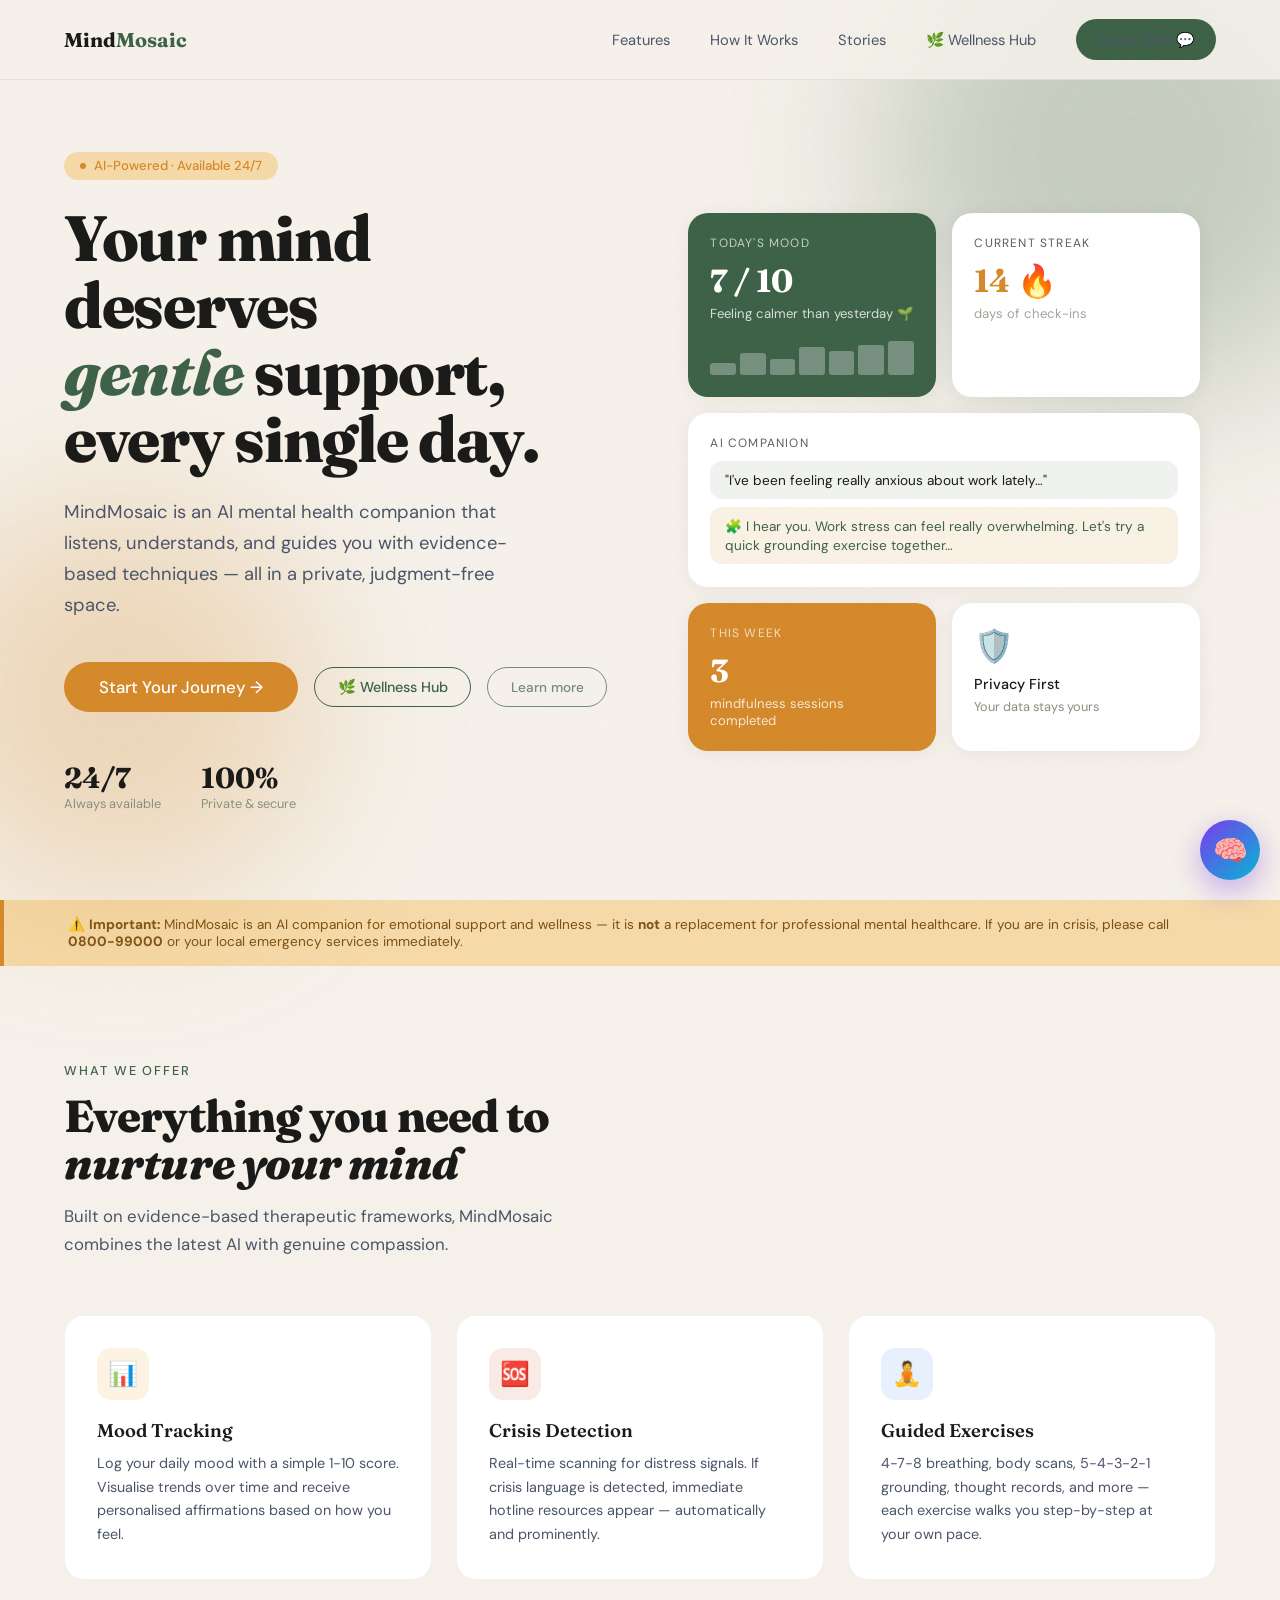
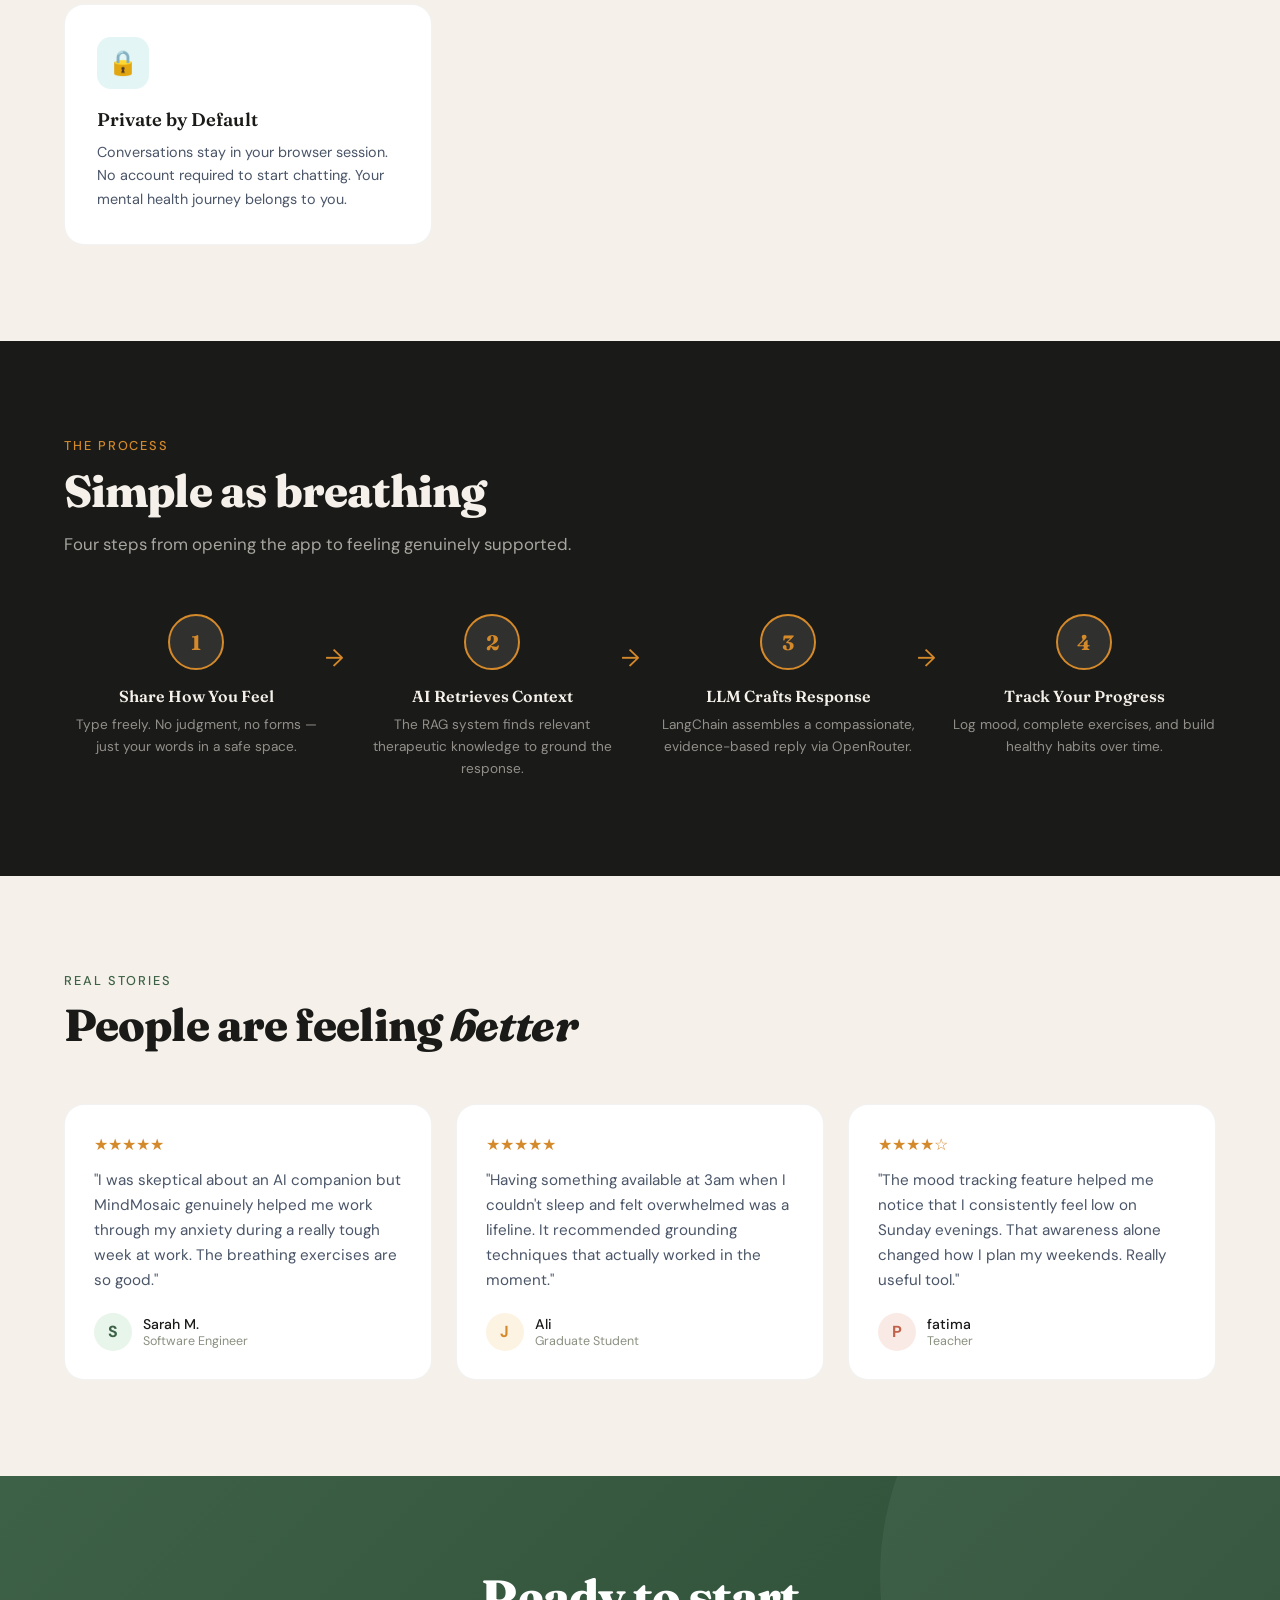
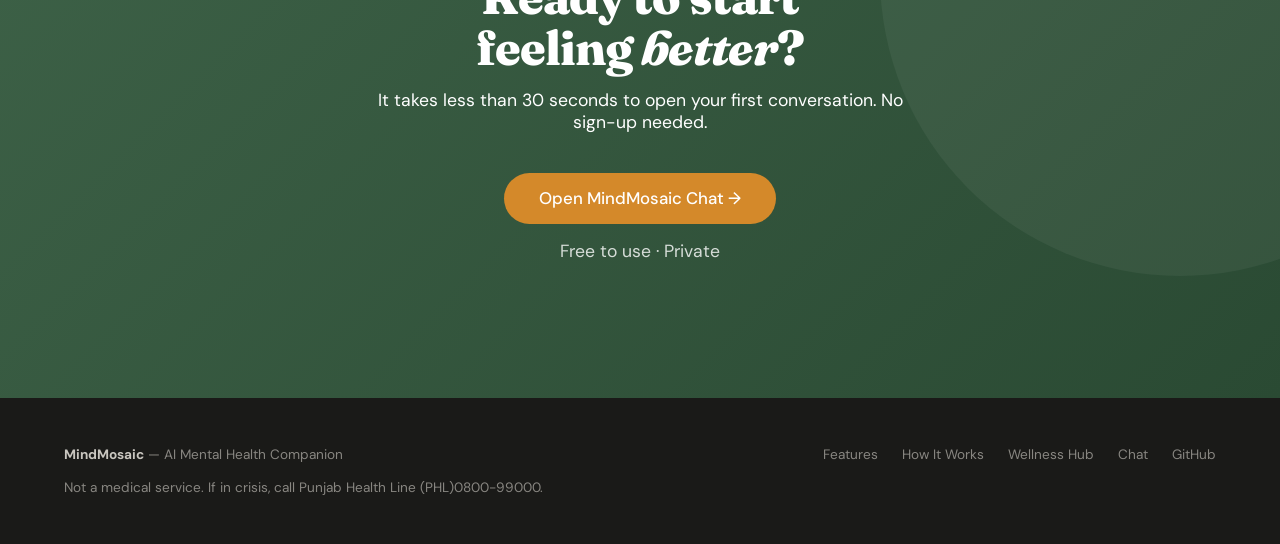
<file: frontend/index.html>
<!DOCTYPE html>
<html lang="en">

<head>
  <meta charset="UTF-8" />
  <meta name="viewport" content="width=device-width, initial-scale=1.0" />
  <title>MindMosaic — Your AI Mental Health Companion</title>

  <!-- Google Fonts: Fraunces (display) + DM Sans (body) -->
  <link rel="preconnect" href="https://fonts.googleapis.com" />
  <link
    href="https://fonts.googleapis.com/css2?family=Fraunces:ital,opsz,wght@0,9..144,300;0,9..144,600;0,9..144,800;1,9..144,300&family=DM+Sans:wght@300;400;500&display=swap"
    rel="stylesheet" />

  <style>
    /* ═══════════════════════════════════════════════
       DESIGN TOKENS  — warm sage + deep amber palette
       ═══════════════════════════════════════════════ */
    :root {
      --ink: #1a1a18;
      --paper: #f5f1ea;
      --sage: #3d6147;
      --sage-light: #6a9b74;
      --amber: #d4892a;
      --amber-pale: #f5d9a8;
      --blush: #e8b4a0;
      --slate: #4a5568;
      --muted: #8a9080;
      --radius: 20px;
    }

    /* ── Reset & base ── */
    *,
    *::before,
    *::after {
      box-sizing: border-box;
      margin: 0;
      padding: 0;
    }

    html {
      scroll-behavior: smooth;
    }

    body {
      font-family: 'DM Sans', sans-serif;
      background: var(--paper);
      color: var(--ink);
      overflow-x: hidden;
    }

    /* ── Grain overlay for tactile texture ── */
    body::before {
      content: '';
      position: fixed;
      inset: 0;
      background-image: url("data:image/svg+xml,%3Csvg viewBox='0 0 256 256' xmlns='http://www.w3.org/2000/svg'%3E%3Cfilter id='noise'%3E%3CfeTurbulence type='fractalNoise' baseFrequency='0.9' numOctaves='4' stitchTiles='stitch'/%3E%3C/filter%3E%3Crect width='100%25' height='100%25' filter='url(%23noise)' opacity='0.04'/%3E%3C/svg%3E");
      pointer-events: none;
      z-index: 999;
      opacity: 0.4;
    }

    /* ── Typography helpers ── */
    .display {
      font-family: 'Fraunces', serif;
      font-weight: 800;
      line-height: 1.05;
      letter-spacing: -0.02em;
    }

    .serif-light {
      font-family: 'Fraunces', serif;
      font-weight: 300;
      font-style: italic;
    }

    /* ══════════════════════════════
       NAV
       ══════════════════════════════ */
    nav {
      position: fixed;
      top: 0;
      left: 0;
      right: 0;
      z-index: 100;
      display: flex;
      align-items: center;
      justify-content: space-between;
      padding: 1.2rem 4rem;
      background: rgba(245, 241, 234, 0.85);
      backdrop-filter: blur(14px);
      border-bottom: 1px solid rgba(61, 97, 71, 0.1);
      transition: box-shadow 0.3s;
    }

    nav.scrolled {
      box-shadow: 0 4px 30px rgba(0, 0, 0, 0.06);
    }

    .logo {
      display: flex;
      align-items: center;
      gap: 0.5rem;
      text-decoration: none;
    }

    .logo-icon {
      width: 36px;
      height: 36px;
      background: var(--sage);
      border-radius: 10px;
      display: grid;
      place-items: center;
      font-size: 1.1rem;
    }

    .logo-text {
      font-family: 'Fraunces', serif;
      font-weight: 700;
      font-size: 1.25rem;
      color: var(--ink);
    }

    .logo-text span {
      color: var(--sage);
    }

    .nav-links {
      display: flex;
      align-items: center;
      gap: 2.5rem;
      list-style: none;
    }

    .nav-links a {
      text-decoration: none;
      color: var(--slate);
      font-size: 0.92rem;
      font-weight: 400;
      transition: color 0.2s;
    }

    .nav-links a:hover {
      color: var(--sage);
    }

    .btn {
      display: inline-flex;
      align-items: center;
      gap: 0.4rem;
      padding: 0.65rem 1.4rem;
      border-radius: 100px;
      font-family: 'DM Sans', sans-serif;
      font-size: 0.9rem;
      font-weight: 500;
      cursor: pointer;
      border: none;
      transition: all 0.25s;
      text-decoration: none;
    }

    .btn-primary {
      background: var(--sage);
      color: #fff;
    }

    .btn-primary:hover {
      background: var(--sage-light);
      transform: translateY(-1px);
      box-shadow: 0 6px 20px rgba(61, 97, 71, 0.3);
    }

    .btn-ghost {
      background: transparent;
      color: var(--sage);
      border: 1.5px solid var(--sage);
    }

    .btn-ghost:hover {
      background: var(--sage);
      color: #fff;
    }

    .btn-amber {
      background: var(--amber);
      color: #fff;
      font-size: 1.05rem;
      padding: 0.9rem 2.2rem;
    }

    .btn-amber:hover {
      background: #c07a20;
      transform: translateY(-2px);
      box-shadow: 0 8px 24px rgba(212, 137, 42, 0.35);
    }

    /* ══════════════════════════════
       HERO
       ══════════════════════════════ */
    .hero {
      min-height: 100vh;
      display: grid;
      grid-template-columns: 1fr 1fr;
      align-items: center;
      padding: 8rem 4rem 4rem;
      gap: 4rem;
      position: relative;
    }

    /* Decorative blobs */
    .blob {
      position: absolute;
      border-radius: 50%;
      filter: blur(80px);
      opacity: 0.25;
      pointer-events: none;
    }

    .blob-1 {
      width: 500px;
      height: 500px;
      background: var(--sage);
      top: -100px;
      right: -100px;
    }

    .blob-2 {
      width: 400px;
      height: 400px;
      background: var(--amber);
      bottom: 0;
      left: -80px;
    }

    .hero-badge {
      display: inline-flex;
      align-items: center;
      gap: 0.5rem;
      background: var(--amber-pale);
      color: var(--amber);
      border-radius: 100px;
      padding: 0.35rem 1rem;
      font-size: 0.82rem;
      font-weight: 500;
      margin-bottom: 1.5rem;
      width: fit-content;
    }

    .hero-badge .dot {
      width: 6px;
      height: 6px;
      background: var(--amber);
      border-radius: 50%;
      animation: pulse 2s infinite;
    }

    @keyframes pulse {

      0%,
      100% {
        opacity: 1;
        transform: scale(1);
      }

      50% {
        opacity: 0.5;
        transform: scale(1.5);
      }
    }

    .hero-title {
      font-size: clamp(2.8rem, 5vw, 4.2rem);
      margin-bottom: 1.5rem;
    }

    .hero-title em {
      font-style: italic;
      color: var(--sage);
    }

    .hero-sub {
      font-size: 1.15rem;
      line-height: 1.7;
      color: var(--slate);
      max-width: 480px;
      margin-bottom: 2.5rem;
    }

    .hero-cta-group {
      display: flex;
      align-items: center;
      gap: 1rem;
      flex-wrap: wrap;
      margin-bottom: 3rem;
    }

    .hero-stats {
      display: flex;
      gap: 2.5rem;
    }

    .stat-item {}

    .stat-number {
      font-family: 'Fraunces', serif;
      font-size: 1.8rem;
      font-weight: 700;
      color: var(--ink);
    }

    .stat-label {
      font-size: 0.8rem;
      color: var(--muted);
    }

    /* Hero visual — mosaic card */
    .hero-visual {
      position: relative;
      display: grid;
      grid-template-columns: 1fr 1fr;
      grid-template-rows: auto auto auto;
      gap: 1rem;
      padding: 1rem;
      animation: float 6s ease-in-out infinite;
    }

    @keyframes float {

      0%,
      100% {
        transform: translateY(0);
      }

      50% {
        transform: translateY(-12px);
      }
    }

    .card {
      background: #fff;
      border-radius: var(--radius);
      padding: 1.4rem;
      box-shadow: 0 2px 20px rgba(0, 0, 0, 0.06);
      transition: transform 0.3s;
    }

    .card:hover {
      transform: translateY(-4px);
    }

    .card-wide {
      grid-column: 1 / -1;
    }

    .card-mood {
      background: var(--sage);
      color: #fff;
    }

    .card-amber {
      background: var(--amber);
      color: #fff;
    }

    .card-label {
      font-size: 0.75rem;
      text-transform: uppercase;
      letter-spacing: 0.1em;
      opacity: 0.7;
      margin-bottom: 0.6rem;
    }

    .card-big {
      font-family: 'Fraunces', serif;
      font-size: 2rem;
      font-weight: 700;
    }

    .card-sub {
      font-size: 0.82rem;
      opacity: 0.8;
      margin-top: 0.3rem;
    }

    .mood-bars {
      display: flex;
      gap: 4px;
      align-items: flex-end;
      height: 40px;
      margin-top: 0.8rem;
    }

    .mood-bar {
      flex: 1;
      background: rgba(255, 255, 255, 0.3);
      border-radius: 3px;
    }

    .chat-bubble {
      background: rgba(255, 255, 255, 0.15);
      border-radius: 12px;
      padding: 0.6rem 0.9rem;
      font-size: 0.85rem;
      margin-top: 0.5rem;
      line-height: 1.4;
    }

    .chat-bubble+.chat-bubble {
      background: rgba(0, 0, 0, 0.08);
      margin-top: 0.4rem;
    }

    /* ══════════════════════════════
       FEATURES
       ══════════════════════════════ */
    section {
      padding: 6rem 4rem;
    }

    .section-tag {
      font-size: 0.8rem;
      text-transform: uppercase;
      letter-spacing: 0.15em;
      color: var(--sage);
      font-weight: 500;
      margin-bottom: 0.8rem;
    }

    .section-title {
      font-size: clamp(2rem, 3.5vw, 2.8rem);
      margin-bottom: 1rem;
    }

    .section-sub {
      font-size: 1.05rem;
      color: var(--slate);
      max-width: 560px;
      line-height: 1.7;
    }

    .features-grid {
      display: grid;
      grid-template-columns: repeat(3, 1fr);
      gap: 1.5rem;
      margin-top: 3.5rem;
    }

    .feat-card {
      background: #fff;
      border-radius: var(--radius);
      padding: 2rem;
      border: 1px solid rgba(0, 0, 0, 0.05);
      transition: all 0.3s;
      position: relative;
      overflow: hidden;
    }

    .feat-card::before {
      content: '';
      position: absolute;
      inset: 0;
      background: linear-gradient(135deg, var(--sage) 0%, transparent 60%);
      opacity: 0;
      transition: opacity 0.3s;
    }

    .feat-card:hover {
      transform: translateY(-6px);
      box-shadow: 0 20px 40px rgba(61, 97, 71, 0.12);
    }

    .feat-card:hover::before {
      opacity: 0.04;
    }

    .feat-icon {
      width: 52px;
      height: 52px;
      border-radius: 14px;
      display: grid;
      place-items: center;
      font-size: 1.5rem;
      margin-bottom: 1.2rem;
    }

    .feat-icon-green {
      background: #e8f5ea;
    }

    .feat-icon-amber {
      background: #fdf3e3;
    }

    .feat-icon-blush {
      background: #faeae5;
    }

    .feat-icon-blue {
      background: #e8f0fe;
    }

    .feat-icon-purple {
      background: #f0e8fe;
    }

    .feat-icon-teal {
      background: #e3f5f5;
    }

    .feat-title {
      font-family: 'Fraunces', serif;
      font-size: 1.15rem;
      font-weight: 600;
      margin-bottom: 0.6rem;
    }

    .feat-desc {
      font-size: 0.9rem;
      color: var(--slate);
      line-height: 1.65;
    }

    /* ══════════════════════════════
       HOW IT WORKS
       ══════════════════════════════ */
    .how-bg {
      background: var(--ink);
      color: var(--paper);
    }

    .how-bg .section-tag {
      color: var(--amber);
    }

    .how-bg .section-sub {
      color: rgba(245, 241, 234, 0.65);
    }

    .steps {
      display: grid;
      grid-template-columns: repeat(4, 1fr);
      gap: 2rem;
      margin-top: 3.5rem;
    }

    .step {
      text-align: center;
      position: relative;
    }

    .step:not(:last-child)::after {
      content: '→';
      position: absolute;
      top: 28px;
      right: -1rem;
      color: var(--amber);
      font-size: 1.5rem;
    }

    .step-num {
      width: 56px;
      height: 56px;
      border-radius: 50%;
      background: rgba(245, 241, 234, 0.1);
      border: 2px solid var(--amber);
      display: grid;
      place-items: center;
      font-family: 'Fraunces', serif;
      font-size: 1.3rem;
      font-weight: 700;
      color: var(--amber);
      margin: 0 auto 1rem;
    }

    .step-title {
      font-family: 'Fraunces', serif;
      font-size: 1rem;
      font-weight: 600;
      margin-bottom: 0.5rem;
    }

    .step-desc {
      font-size: 0.85rem;
      color: rgba(245, 241, 234, 0.55);
      line-height: 1.6;
    }

    /* ══════════════════════════════
       TESTIMONIALS
       ══════════════════════════════ */
    .testimonials-grid {
      display: grid;
      grid-template-columns: repeat(3, 1fr);
      gap: 1.5rem;
      margin-top: 3.5rem;
    }

    .testi-card {
      background: #fff;
      border-radius: var(--radius);
      padding: 1.8rem;
      border: 1px solid rgba(0, 0, 0, 0.05);
    }

    .stars {
      color: var(--amber);
      font-size: 1rem;
      margin-bottom: 0.8rem;
    }

    .testi-quote {
      font-size: 0.95rem;
      line-height: 1.65;
      color: var(--slate);
      margin-bottom: 1.2rem;
    }

    .testi-author {
      display: flex;
      align-items: center;
      gap: 0.7rem;
    }

    .testi-avatar {
      width: 38px;
      height: 38px;
      border-radius: 50%;
      display: grid;
      place-items: center;
      font-size: 1rem;
      font-weight: 700;
    }

    .testi-name {
      font-size: 0.88rem;
      font-weight: 500;
    }

    .testi-role {
      font-size: 0.78rem;
      color: var(--muted);
    }

    /* ══════════════════════════════
       CTA BAND
       ══════════════════════════════ */
    .cta-band {
      background: linear-gradient(135deg, var(--sage) 0%, #2a4a33 100%);
      color: #fff;
      text-align: center;
      padding: 6rem 4rem;
      position: relative;
      overflow: hidden;
    }

    .cta-band::before {
      content: '';
      position: absolute;
      width: 600px;
      height: 600px;
      background: rgba(255, 255, 255, 0.05);
      border-radius: 50%;
      top: -200px;
      right: -200px;
    }

    .cta-band .display {
      font-size: clamp(2rem, 4vw, 3rem);
      margin-bottom: 1rem;
    }

    .cta-band p {
      font-size: 1.1rem;
      opacity: 0.8;
      margin-bottom: 2.5rem;
      max-width: 560px;
      margin-left: auto;
      margin-right: auto;
    }

    .cta-note {
      font-size: 0.8rem;
      opacity: 0.55;
      margin-top: 1rem;
    }

    /* ══════════════════════════════
       FOOTER
       ══════════════════════════════ */
    footer {
      background: var(--ink);
      color: rgba(245, 241, 234, 0.5);
      padding: 3rem 4rem;
      display: flex;
      align-items: center;
      justify-content: space-between;
      flex-wrap: wrap;
      gap: 1rem;
      font-size: 0.85rem;
    }

    footer a {
      color: rgba(245, 241, 234, 0.5);
      text-decoration: none;
    }

    footer a:hover {
      color: var(--amber);
    }

    .footer-links {
      display: flex;
      gap: 1.5rem;
    }

    /* ══════════════════════════════
       DISCLAIMER BANNER
       ══════════════════════════════ */
    .disclaimer {
      background: var(--amber-pale);
      border-left: 4px solid var(--amber);
      padding: 1rem 4rem;
      font-size: 0.85rem;
      color: #7a5015;
    }

    /* ══════════════════════════════
       ANIMATIONS
       ══════════════════════════════ */
    .fade-in {
      opacity: 0;
      transform: translateY(24px);
      transition: opacity 0.6s ease, transform 0.6s ease;
    }

    .fade-in.visible {
      opacity: 1;
      transform: translateY(0);
    }

    /* ══════════════════════════════
       RESPONSIVE
       ══════════════════════════════ */
    @media (max-width: 900px) {
      nav {
        padding: 1rem 1.5rem;
      }

      .nav-links {
        display: none;
      }

      .hero {
        grid-template-columns: 1fr;
        padding: 7rem 1.5rem 3rem;
      }

      .hero-visual {
        display: none;
      }

      section {
        padding: 4rem 1.5rem;
      }

      .features-grid,
      .testimonials-grid {
        grid-template-columns: 1fr;
      }

      .steps {
        grid-template-columns: 1fr 1fr;
      }

      .step:not(:last-child)::after {
        display: none;
      }

      footer {
        padding: 2rem 1.5rem;
        flex-direction: column;
        text-align: center;
      }
    }
  </style>
</head>

<body>

  <!-- ── NAV ─────────────────────────────────────── -->
  <nav id="navbar">
    <a href="#" class="logo">
      <span class="logo-text">Mind<span>Mosaic</span></span>
    </a>
    <ul class="nav-links">
      <li><a href="#features">Features</a></li>
      <li><a href="#how">How It Works</a></li>
      <li><a href="#testimonials">Stories</a></li>
      <li><a href="wellness.html">🌿 Wellness Hub</a></li>
      <li><a href="chat.html" class="btn btn-primary">Open Chat 💬</a></li>
    </ul>
  </nav>

  <!-- ── HERO ────────────────────────────────────── -->
  <section class="hero">
    <div class="blob blob-1"></div>
    <div class="blob blob-2"></div>

    <div class="hero-content fade-in">
      <div class="hero-badge">
        <span class="dot"></span>
        AI-Powered · Available 24/7
      </div>

      <h1 class="hero-title display">
        Your mind deserves<br>
        <em>gentle</em> support,<br>
        every single day.
      </h1>

      <p class="hero-sub">
        MindMosaic is an AI mental health companion that listens, understands,
        and guides you with evidence-based techniques — all in a private, judgment-free space.
      </p>

      <div class="hero-cta-group">
        <a href="chat.html" class="btn btn-amber">Start Your Journey →</a>
        <a href="wellness.html" class="btn btn-ghost">🌿 Wellness Hub</a>
        <a href="#features" class="btn btn-ghost" style="font-size:.85rem;opacity:.7">Learn more</a>
      </div>

      <div class="hero-stats">
        <div class="stat-item">
          <div class="stat-number">24/7</div>
          <div class="stat-label">Always available</div>
        </div>
        <div class="stat-item">
          <div class="stat-number">100%</div>
          <div class="stat-label">Private & secure</div>
        </div>
      </div>
    </div>

    <!-- Floating cards mosaic -->
    <div class="hero-visual fade-in" style="transition-delay:0.2s">
      <div class="card card-mood">
        <div class="card-label">Today's Mood</div>
        <div class="card-big">7 / 10</div>
        <div class="card-sub">Feeling calmer than yesterday 🌱</div>
        <div class="mood-bars">
          <div class="mood-bar" style="height:30%"></div>
          <div class="mood-bar" style="height:55%"></div>
          <div class="mood-bar" style="height:40%"></div>
          <div class="mood-bar" style="height:70%"></div>
          <div class="mood-bar" style="height:60%"></div>
          <div class="mood-bar" style="height:75%"></div>
          <div class="mood-bar" style="height:85%"></div>
        </div>
      </div>

      <div class="card">
        <div class="card-label">Current Streak</div>
        <div class="card-big" style="color:var(--amber)">14 🔥</div>
        <div class="card-sub" style="color:var(--muted)">days of check-ins</div>
      </div>

      <div class="card card-wide">
        <div class="card-label">AI Companion</div>
        <div class="chat-bubble" style="background:rgba(61,97,71,0.08);">
          "I've been feeling really anxious about work lately…"
        </div>
        <div class="chat-bubble" style="background:rgba(212,137,42,0.12); color:var(--sage); margin-top:0.5rem;">
          🧩 I hear you. Work stress can feel really overwhelming. Let's try a quick grounding exercise together…
        </div>
      </div>

      <div class="card card-amber">
        <div class="card-label">This Week</div>
        <div class="card-big">3</div>
        <div class="card-sub">mindfulness sessions completed</div>
      </div>

      <div class="card">
        <div style="font-size:2rem;">🛡️</div>
        <div style="font-weight:500; margin-top:0.5rem; font-size:0.9rem;">Privacy First</div>
        <div style="font-size:0.8rem; color:var(--muted); margin-top:0.3rem;">Your data stays yours</div>
      </div>
    </div>
  </section>

  <!-- ── DISCLAIMER ───────────────────────────────── -->
  <div class="disclaimer">
    ⚠️ <strong>Important:</strong> MindMosaic is an AI companion for emotional support and wellness — it is
    <strong>not</strong> a replacement for professional mental healthcare. If you are in crisis, please call
    <strong>0800-99000</strong> or your local emergency services immediately.
  </div>

  <!-- ── FEATURES ─────────────────────────────────── -->
  <section id="features">
    <div class="section-tag">What We Offer</div>
    <h2 class="section-title display fade-in">
      Everything you need to<br>
      <em>nurture your mind</em>
    </h2>
    <p class="section-sub fade-in">
      Built on evidence-based therapeutic frameworks, MindMosaic combines the latest
      AI with genuine compassion.
    </p>

    <div class="features-grid">
      <!-- Feature cards -->


      <div class="feat-card fade-in" style="transition-delay:0.1s">
        <div class="feat-icon feat-icon-amber">📊</div>
        <div class="feat-title">Mood Tracking</div>
        <p class="feat-desc">
          Log your daily mood with a simple 1-10 score. Visualise trends over time and receive
          personalised affirmations based on how you feel.
        </p>
      </div>

      <div class="feat-card fade-in" style="transition-delay:0.2s">
        <div class="feat-icon feat-icon-blush">🆘</div>
        <div class="feat-title">Crisis Detection</div>
        <p class="feat-desc">
          Real-time scanning for distress signals. If crisis language is detected, immediate
          hotline resources appear — automatically and prominently.
        </p>
      </div>

      <div class="feat-card fade-in" style="transition-delay:0.3s">
        <div class="feat-icon feat-icon-blue">🧘</div>
        <div class="feat-title">Guided Exercises</div>
        <p class="feat-desc">
          4-7-8 breathing, body scans, 5-4-3-2-1 grounding, thought records, and more —
          each exercise walks you step-by-step at your own pace.
        </p>
      </div>

      <div class="feat-card fade-in" style="transition-delay:0.5s">
        <div class="feat-icon feat-icon-teal">🔒</div>
        <div class="feat-title">Private by Default</div>
        <p class="feat-desc">
          Conversations stay in your browser session. No account required to start chatting.
          Your mental health journey belongs to you.
        </p>
      </div>
    </div>
  </section>

  <!-- ── HOW IT WORKS ──────────────────────────────── -->
  <section id="how" class="how-bg">
    <div class="section-tag">The Process</div>
    <h2 class="section-title display fade-in">Simple as breathing</h2>
    <p class="section-sub fade-in">Four steps from opening the app to feeling genuinely supported.</p>

    <div class="steps">
      <div class="step fade-in">
        <div class="step-num">1</div>
        <div class="step-title">Share How You Feel</div>
        <p class="step-desc">Type freely. No judgment, no forms — just your words in a safe space.</p>
      </div>
      <div class="step fade-in" style="transition-delay:0.1s">
        <div class="step-num">2</div>
        <div class="step-title">AI Retrieves Context</div>
        <p class="step-desc">The RAG system finds relevant therapeutic knowledge to ground the response.</p>
      </div>
      <div class="step fade-in" style="transition-delay:0.2s">
        <div class="step-num">3</div>
        <div class="step-title">LLM Crafts Response</div>
        <p class="step-desc">LangChain assembles a compassionate, evidence-based reply via OpenRouter.</p>
      </div>
      <div class="step fade-in" style="transition-delay:0.3s">
        <div class="step-num">4</div>
        <div class="step-title">Track Your Progress</div>
        <p class="step-desc">Log mood, complete exercises, and build healthy habits over time.</p>
      </div>
    </div>
  </section>

  <!-- ── TESTIMONIALS ──────────────────────────────── -->
  <section id="testimonials">
    <div class="section-tag">Real Stories</div>
    <h2 class="section-title display fade-in">People are feeling <em>better</em></h2>

    <div class="testimonials-grid">
      <div class="testi-card fade-in">
        <div class="stars">★★★★★</div>
        <p class="testi-quote">"I was skeptical about an AI companion but MindMosaic genuinely helped me work through my
          anxiety during a really tough week at work. The breathing exercises are so good."</p>
        <div class="testi-author">
          <div class="testi-avatar" style="background:#e8f5ea; color:var(--sage)">S</div>
          <div>
            <div class="testi-name">Sarah M.</div>
            <div class="testi-role">Software Engineer</div>
          </div>
        </div>
      </div>

      <div class="testi-card fade-in" style="transition-delay:0.1s">
        <div class="stars">★★★★★</div>
        <p class="testi-quote">"Having something available at 3am when I couldn't sleep and felt overwhelmed was a
          lifeline. It recommended grounding techniques that actually worked in the moment."</p>
        <div class="testi-author">
          <div class="testi-avatar" style="background:#fdf3e3; color:var(--amber)">J</div>
          <div>
            <div class="testi-name">Ali</div>
            <div class="testi-role">Graduate Student</div>
          </div>
        </div>
      </div>

      <div class="testi-card fade-in" style="transition-delay:0.2s">
        <div class="stars">★★★★☆</div>
        <p class="testi-quote">"The mood tracking feature helped me notice that I consistently feel low on Sunday
          evenings. That awareness alone changed how I plan my weekends. Really useful tool."</p>
        <div class="testi-author">
          <div class="testi-avatar" style="background:#faeae5; color:#c0614a">P</div>
          <div>
            <div class="testi-name">fatima</div>
            <div class="testi-role">Teacher</div>
          </div>
        </div>
      </div>
    </div>
  </section>

  <!-- ── CTA BAND ──────────────────────────────────── -->
  <div class="cta-band">
    <h2 class="display fade-in">Ready to start<br>feeling <em>better</em>?</h2>
    <p class="fade-in">It takes less than 30 seconds to open your first conversation. No sign-up needed.</p>
    <a href="chat.html" class="btn btn-amber fade-in">Open MindMosaic Chat →</a>
    <p class="cta-note">Free to use · Private</p>
  </div>

  <!-- ── FOOTER ────────────────────────────────────── -->
  <footer>
    <div>
      <strong style="color:rgba(245,241,234,0.8)">MindMosaic</strong> — AI Mental Health Companion
    </div>
    <div class="footer-links">
      <a href="#features">Features</a>
      <a href="#how">How It Works</a>
      <a href="wellness.html">Wellness Hub</a>
      <a href="chat.html">Chat</a>
      <a href="https://github.com" target="_blank">GitHub</a>
    </div>
    <div>Not a medical service. If in crisis, call Punjab Health Line (PHL)0800-99000.</div>
  </footer>

  <!-- ── Scroll animations ─────────────────────────── -->
  <script>
    // Sticky nav shadow
    window.addEventListener('scroll', () => {
      document.getElementById('navbar').classList.toggle('scrolled', window.scrollY > 20);
    });

    // Intersection observer for .fade-in elements
    const observer = new IntersectionObserver(
      (entries) => entries.forEach(e => {
        if (e.isIntersecting) { e.target.classList.add('visible'); }
      }),
      { threshold: 0.1 }
    );
    document.querySelectorAll('.fade-in').forEach(el => observer.observe(el));
  </script>

  <!-- Aura Mental Health Chat Widget -->
  <script>
    (function () {
      const widgetHTML = `
            <style>
                #aura-widget-btn {
                    position: fixed;
                    bottom: 20px;
                    right: 20px;
                    width: 60px;
                    height: 60px;
                    background: linear-gradient(135deg, #7c3aed, #06b6d4);
                    color: white;
                    border: none;
                    border-radius: 50%;
                    font-size: 28px;
                    cursor: pointer;
                    box-shadow: 0 10px 30px rgba(124, 58, 237, 0.4);
                    z-index: 9999;
                    transition: all 0.3s;
                }
                #aura-widget-btn:hover {
                    transform: scale(1.1);
                }
                #aura-chat-modal {
                    display: none;
                    position: fixed;
                    bottom: 90px;
                    right: 20px;
                    width: 380px;
                    height: 600px;
                    background: white;
                    border-radius: 20px;
                    box-shadow: 0 20px 60px rgba(0,0,0,0.3);
                    overflow: hidden;
                    z-index: 10000;
                }
                #aura-chat-frame {
                    width: 100%;
                    height: 100%;
                    border: none;
                }
                #aura-close-btn {
                    position: absolute;
                    top: 12px;
                    right: 12px;
                    background: rgba(0,0,0,0.6);
                    color: white;
                    border: none;
                    width: 30px;
                    height: 30px;
                    border-radius: 50%;
                    cursor: pointer;
                    z-index: 10001;
                }
            </style>

            <button id="aura-widget-btn" title="Talk to Aura">🧠</button>
            
            <div id="aura-chat-modal">
                <button id="aura-close-btn">✕</button>
                <iframe id="aura-chat-frame" src="http://127.0.0.1:5000/chat.html"></iframe>
            </div>
        `;

      document.body.insertAdjacentHTML('beforeend', widgetHTML);

      const widgetBtn = document.getElementById('aura-widget-btn');
      const modal = document.getElementById('aura-chat-modal');
      const closeBtn = document.getElementById('aura-close-btn');

      widgetBtn.addEventListener('click', () => {
        modal.style.display = 'block';
      });

      closeBtn.addEventListener('click', () => {
        modal.style.display = 'none';
      });

      // Close when clicking outside
      document.addEventListener('click', (e) => {
        if (!modal.contains(e.target) && e.target !== widgetBtn) {
          modal.style.display = 'none';
        }
      });
    })();
  </script>
</body>

</html>
</file>
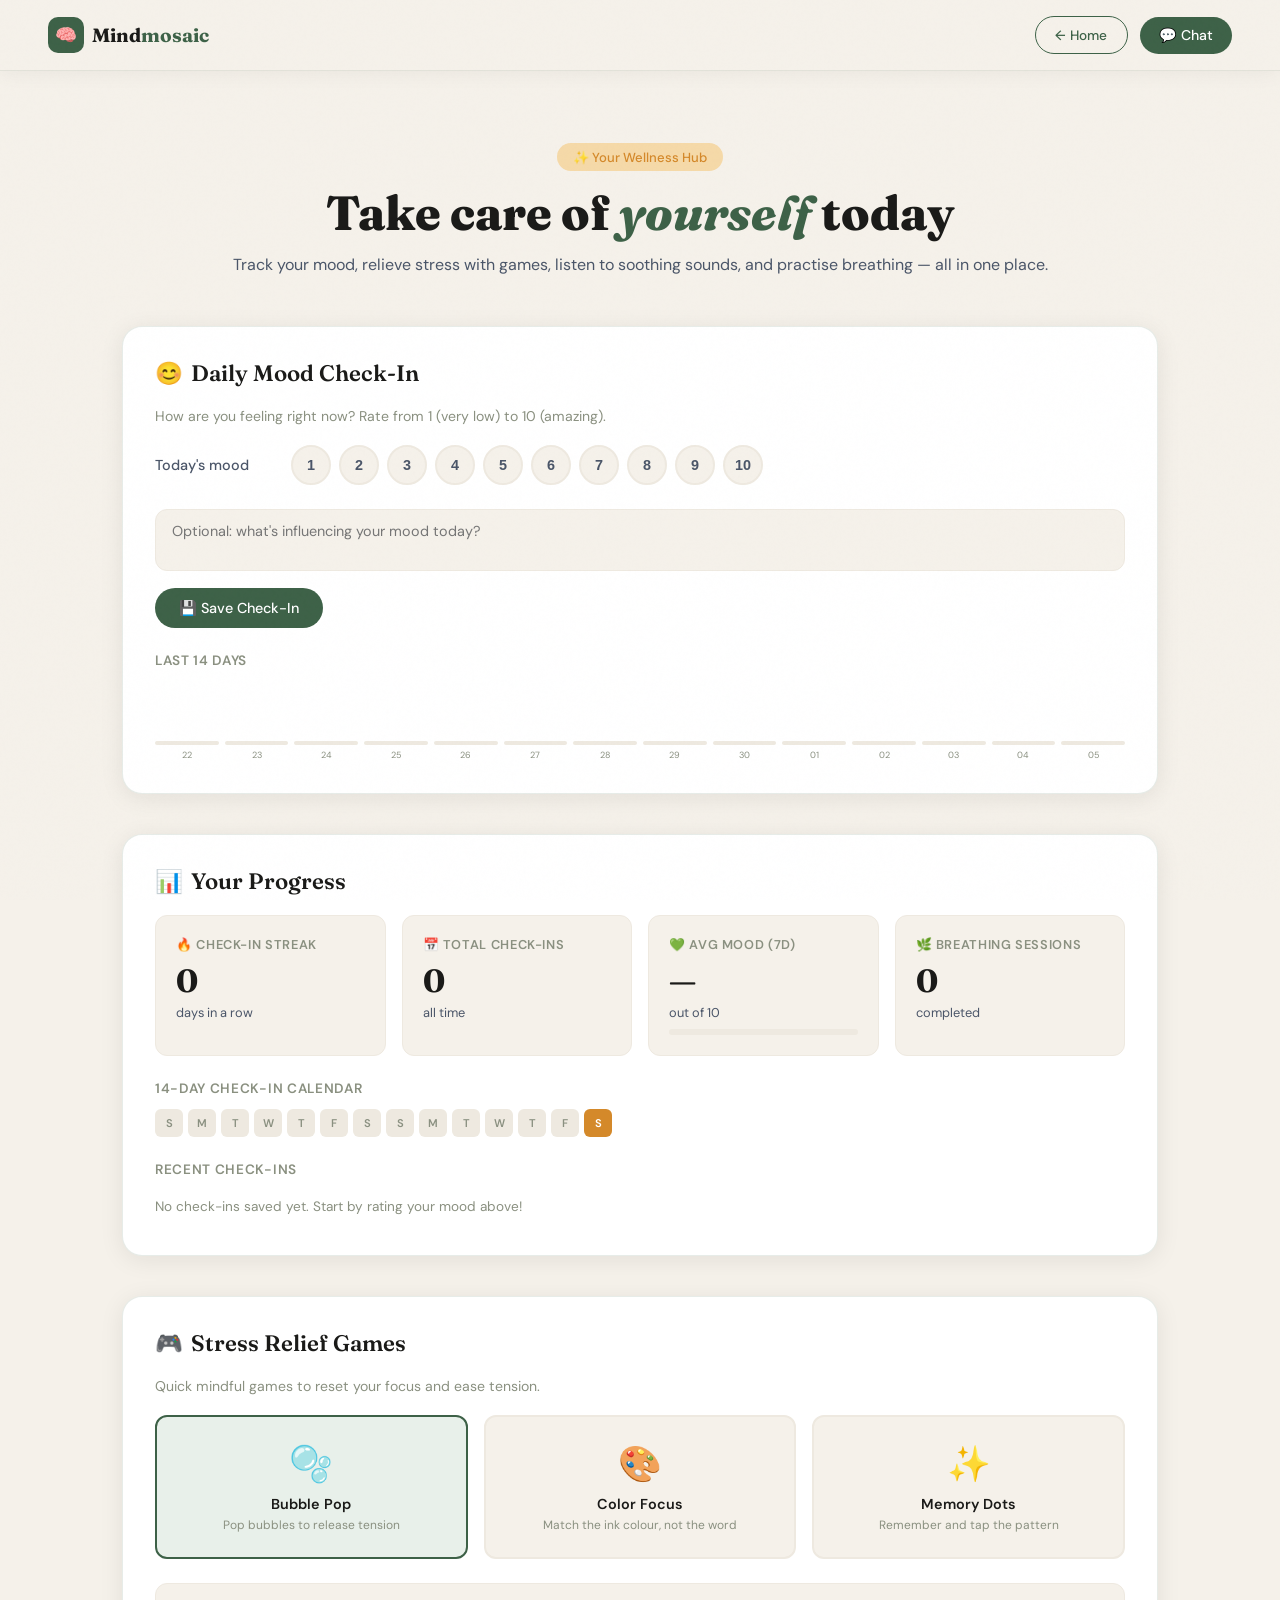
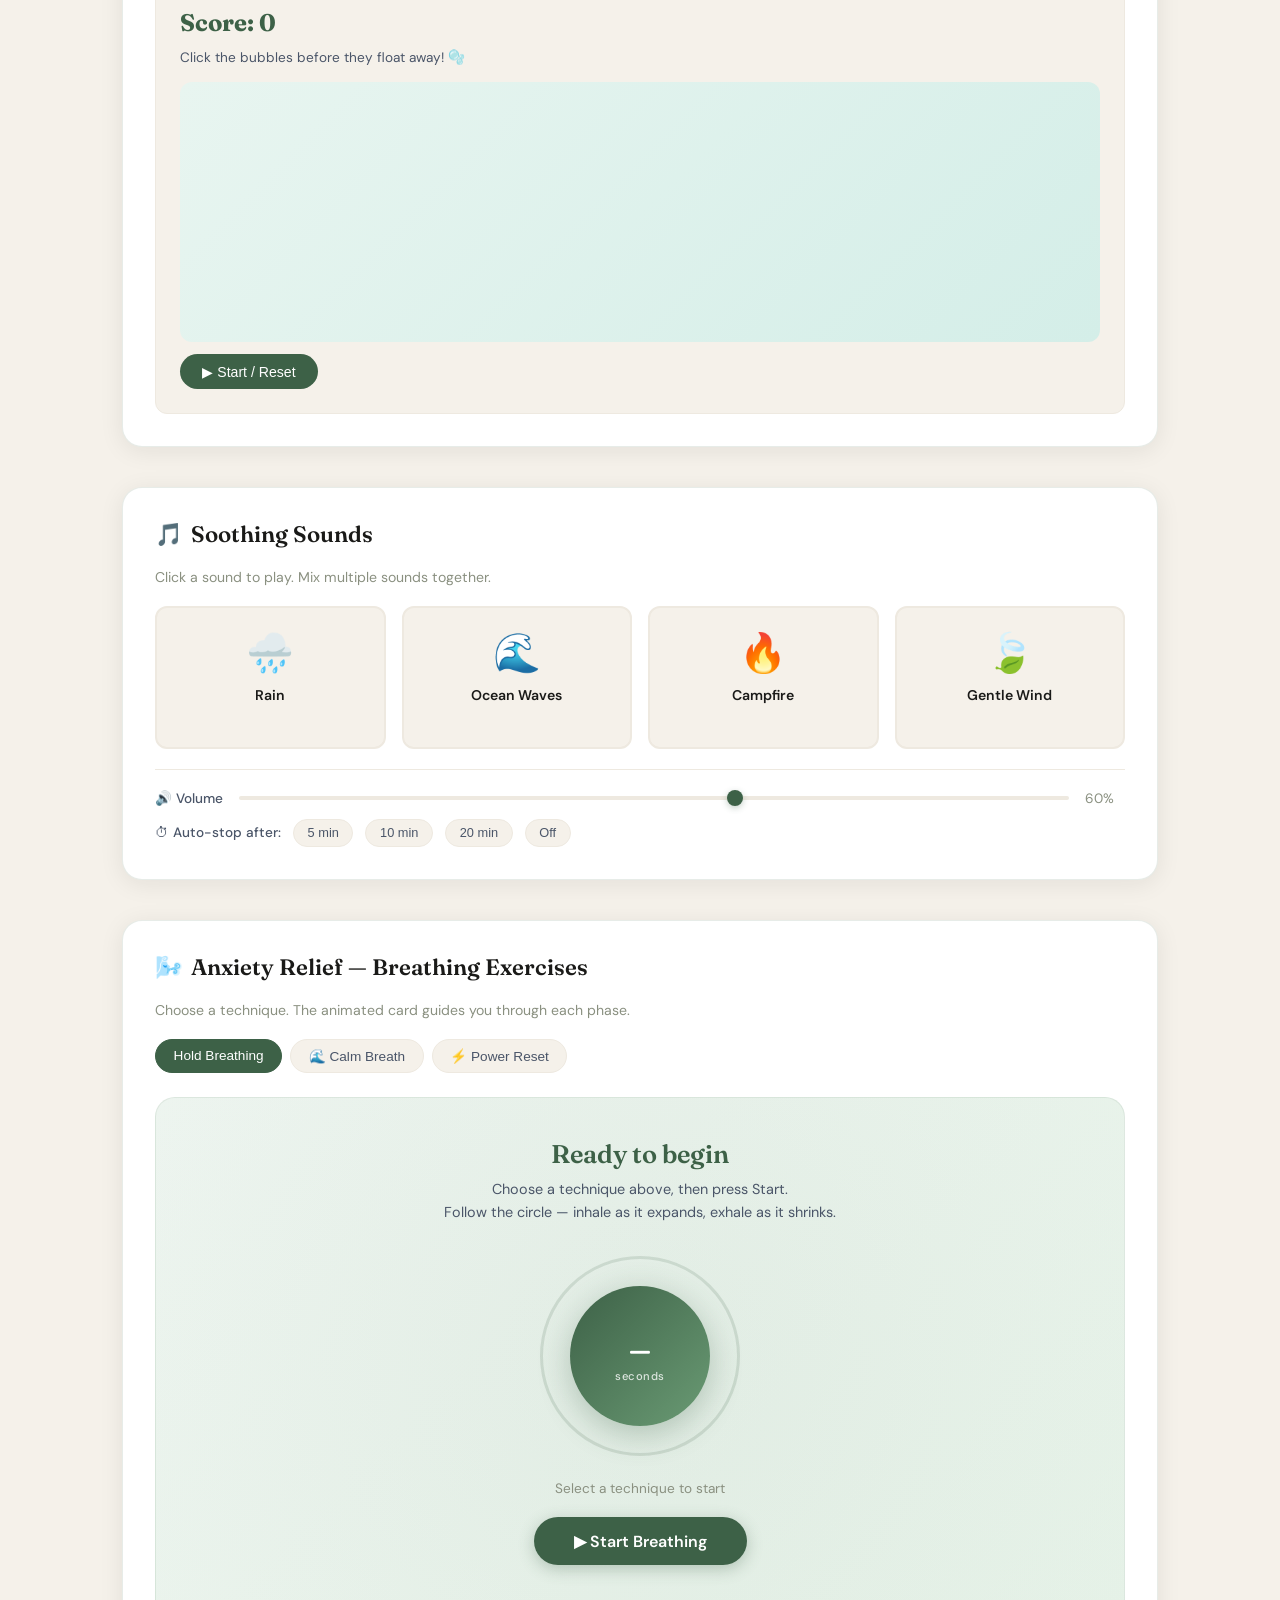
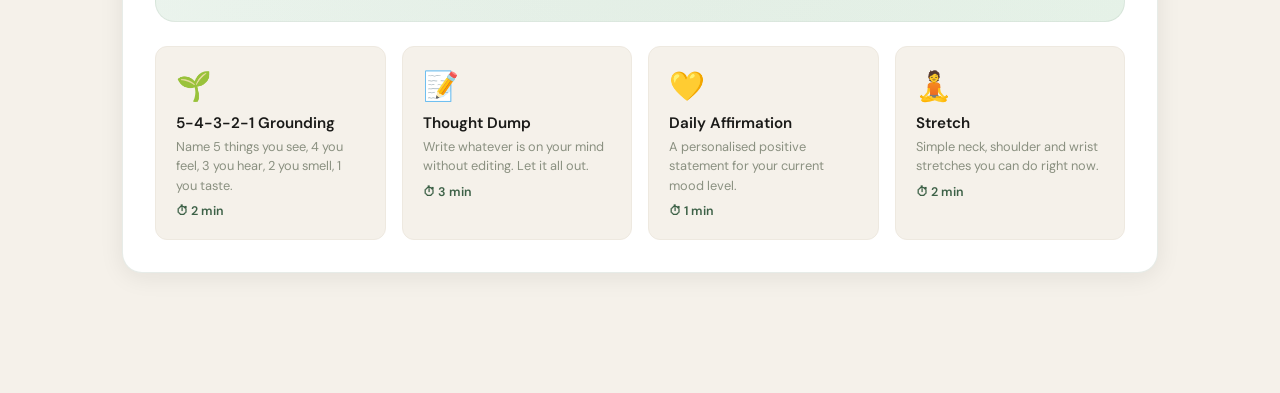
<file: frontend/wellness.html>
<!DOCTYPE html>
<html lang="en">

<head>
  <meta charset="UTF-8" />
  <meta name="viewport" content="width=device-width, initial-scale=1.0" />
  <title>Mindmosaic — Wellness Hub</title>
  <link rel="preconnect" href="https://fonts.googleapis.com" />
  <link
    href="https://fonts.googleapis.com/css2?family=Fraunces:ital,opsz,wght@0,9..144,300;0,9..144,600;0,9..144,800;1,9..144,300&family=DM+Sans:wght@300;400;500;600&display=swap"
    rel="stylesheet" />
  <link href="https://cdnjs.cloudflare.com/ajax/libs/font-awesome/6.5.0/css/all.min.css" rel="stylesheet" />
  <style>
    :root {
      --ink: #1a1a18;
      --paper: #f5f1ea;
      --paper2: #eee9e0;
      --sage: #3d6147;
      --sage-light: #6a9b74;
      --sage-pale: #e8f0ea;
      --amber: #d4892a;
      --amber-pale: #f5d9a8;
      --blush: #e8b4a0;
      --blush-pale: #faeae5;
      --slate: #4a5568;
      --muted: #8a9080;
      --blue: #3b82f6;
      --blue-pale: #dbeafe;
      --purple: #7c3aed;
      --purple-pale: #ede9fe;
      --teal: #0891b2;
      --teal-pale: #cffafe;
      --red: #ef4444;
      --green: #10b981;
      --radius: 20px;
      --radius-sm: 12px;
      --shadow: 0 4px 24px rgba(26, 26, 24, 0.08);
      --shadow-lg: 0 12px 48px rgba(26, 26, 24, 0.14);
    }

    *,
    *::before,
    *::after {
      box-sizing: border-box;
      margin: 0;
      padding: 0;
    }

    html {
      scroll-behavior: smooth;
    }

    body {
      font-family: 'DM Sans', sans-serif;
      background: var(--paper);
      color: var(--ink);
      overflow-x: hidden;
      min-height: 100vh;
    }

    body::before {
      content: '';
      position: fixed;
      inset: 0;
      background-image: url("data:image/svg+xml,%3Csvg viewBox='0 0 256 256' xmlns='http://www.w3.org/2000/svg'%3E%3Cfilter id='noise'%3E%3CfeTurbulence type='fractalNoise' baseFrequency='0.9' numOctaves='4' stitchTiles='stitch'/%3E%3C/filter%3E%3Crect width='100%25' height='100%25' filter='url(%23noise)' opacity='0.04'/%3E%3C/svg%3E");
      pointer-events: none;
      z-index: 999;
      opacity: 0.4;
    }

    /* ── NAV ── */
    nav {
      position: sticky;
      top: 0;
      z-index: 200;
      display: flex;
      align-items: center;
      justify-content: space-between;
      padding: 1rem 3rem;
      background: rgba(245, 241, 234, 0.92);
      backdrop-filter: blur(14px);
      border-bottom: 1px solid rgba(61, 97, 71, 0.1);
      box-shadow: 0 2px 20px rgba(0, 0, 0, 0.05);
    }

    .logo {
      display: flex;
      align-items: center;
      gap: .5rem;
      text-decoration: none;
    }

    .logo-icon {
      width: 36px;
      height: 36px;
      background: var(--sage);
      border-radius: 10px;
      display: grid;
      place-items: center;
      font-size: 1.1rem;
    }

    .logo-text {
      font-family: 'Fraunces', serif;
      font-weight: 700;
      font-size: 1.2rem;
      color: var(--ink);
    }

    .logo-text span {
      color: var(--sage);
    }

    .nav-actions {
      display: flex;
      gap: .75rem;
      align-items: center;
    }

    .btn {
      display: inline-flex;
      align-items: center;
      gap: .4rem;
      padding: .6rem 1.2rem;
      border-radius: 100px;
      font-family: 'DM Sans', sans-serif;
      font-size: .88rem;
      font-weight: 500;
      cursor: pointer;
      border: none;
      transition: all .25s;
      text-decoration: none;
    }

    .btn-sage {
      background: var(--sage);
      color: #fff;
    }

    .btn-sage:hover {
      background: var(--sage-light);
      transform: translateY(-1px);
      box-shadow: 0 6px 20px rgba(61, 97, 71, .3);
    }

    .btn-ghost {
      background: transparent;
      color: var(--sage);
      border: 1.5px solid var(--sage);
    }

    .btn-ghost:hover {
      background: var(--sage);
      color: #fff;
    }

    /* ── LAYOUT ── */
    .page-wrap {
      max-width: 1100px;
      margin: 0 auto;
      padding: 2.5rem 2rem 5rem;
    }

    /* ── PAGE HEADER ── */
    .page-header {
      text-align: center;
      padding: 2rem 0 3rem;
    }

    .page-badge {
      display: inline-flex;
      align-items: center;
      gap: .5rem;
      background: var(--amber-pale);
      color: var(--amber);
      border-radius: 100px;
      padding: .35rem 1rem;
      font-size: .82rem;
      font-weight: 500;
      margin-bottom: 1rem;
    }

    .page-header h1 {
      font-family: 'Fraunces', serif;
      font-weight: 800;
      font-size: clamp(2rem, 5vw, 3rem);
      line-height: 1.1;
      color: var(--ink);
      margin-bottom: .75rem;
    }

    .page-header p {
      color: var(--slate);
      font-size: 1rem;
      line-height: 1.6;
    }

    /* ── SECTION TITLE ── */
    .section-label {
      font-family: 'Fraunces', serif;
      font-weight: 600;
      font-size: 1.4rem;
      color: var(--ink);
      margin-bottom: 1.25rem;
      display: flex;
      align-items: center;
      gap: .5rem;
    }

    .section-label span {
      font-size: 1.4rem;
    }

    /* ─────────────────────────────────────────
       1. MOOD TRACKER
    ───────────────────────────────────────── */
    .mood-section {
      background: #fff;
      border-radius: var(--radius);
      border: 1px solid rgba(61, 97, 71, .12);
      padding: 2rem;
      margin-bottom: 2.5rem;
      box-shadow: var(--shadow);
    }

    .mood-row {
      display: flex;
      flex-wrap: wrap;
      gap: 1rem;
      align-items: center;
      margin-bottom: 1.5rem;
    }

    .mood-label-text {
      font-size: .9rem;
      color: var(--slate);
      font-weight: 500;
      min-width: 120px;
    }

    .mood-scale {
      display: flex;
      gap: .5rem;
      flex-wrap: wrap;
    }

    .mood-num {
      width: 40px;
      height: 40px;
      border-radius: 50%;
      border: 2px solid var(--paper2);
      background: var(--paper);
      color: var(--slate);
      font-size: .9rem;
      font-weight: 600;
      cursor: pointer;
      transition: all .2s;
      display: grid;
      place-items: center;
    }

    .mood-num:hover {
      border-color: var(--sage);
      color: var(--sage);
      transform: scale(1.1);
    }

    .mood-num.selected {
      background: var(--sage);
      border-color: var(--sage);
      color: #fff;
      transform: scale(1.15);
    }

    .mood-num[data-v="1"],
    .mood-num[data-v="2"],
    .mood-num[data-v="3"] {
      --c: var(--red);
    }

    .mood-num[data-v="4"],
    .mood-num[data-v="5"] {
      --c: #f59e0b;
    }

    .mood-num[data-v="6"],
    .mood-num[data-v="7"] {
      --c: var(--teal);
    }

    .mood-num[data-v="8"],
    .mood-num[data-v="9"],
    .mood-num[data-v="10"] {
      --c: var(--green);
    }

    .mood-num.selected {
      background: var(--c, var(--sage));
      border-color: var(--c, var(--sage));
    }

    .mood-note {
      width: 100%;
      padding: .75rem 1rem;
      border: 1.5px solid var(--paper2);
      border-radius: var(--radius-sm);
      font-family: 'DM Sans', sans-serif;
      font-size: .9rem;
      color: var(--ink);
      background: var(--paper);
      resize: none;
      outline: none;
      transition: border-color .2s;
    }

    .mood-note:focus {
      border-color: var(--sage);
    }

    .mood-save-btn {
      background: var(--sage);
      color: #fff;
      border: none;
      padding: .7rem 1.5rem;
      border-radius: 100px;
      font-family: 'DM Sans', sans-serif;
      font-size: .9rem;
      font-weight: 500;
      cursor: pointer;
      margin-top: .75rem;
      transition: all .2s;
    }

    .mood-save-btn:hover {
      background: var(--sage-light);
      transform: translateY(-1px);
    }

    /* mood history chart */
    .mood-history-title {
      font-size: .85rem;
      font-weight: 600;
      color: var(--muted);
      text-transform: uppercase;
      letter-spacing: .05em;
      margin: 1.5rem 0 .75rem;
    }

    .mood-chart {
      display: flex;
      align-items: flex-end;
      gap: 6px;
      height: 80px;
    }

    .mood-bar-wrap {
      display: flex;
      flex-direction: column;
      align-items: center;
      gap: 4px;
      flex: 1;
    }

    .mood-bar {
      width: 100%;
      border-radius: 4px;
      transition: height .4s ease;
      min-height: 4px;
    }

    .mood-bar-date {
      font-size: 9px;
      color: var(--muted);
      writing-mode: horizontal-tb;
    }

    /* ─────────────────────────────────────────
       2. CHECK-IN PROGRESS
    ───────────────────────────────────────── */
    .progress-section {
      background: #fff;
      border-radius: var(--radius);
      border: 1px solid rgba(61, 97, 71, .12);
      padding: 2rem;
      margin-bottom: 2.5rem;
      box-shadow: var(--shadow);
    }

    .progress-grid {
      display: grid;
      grid-template-columns: repeat(auto-fit, minmax(200px, 1fr));
      gap: 1rem;
      margin-bottom: 1.5rem;
    }

    .progress-card {
      background: var(--paper);
      border-radius: var(--radius-sm);
      padding: 1.25rem;
      border: 1px solid var(--paper2);
    }

    .progress-card-title {
      font-size: .8rem;
      font-weight: 600;
      color: var(--muted);
      text-transform: uppercase;
      letter-spacing: .05em;
      margin-bottom: .5rem;
    }

    .progress-card-value {
      font-family: 'Fraunces', serif;
      font-size: 2rem;
      font-weight: 700;
      color: var(--ink);
    }

    .progress-card-sub {
      font-size: .8rem;
      color: var(--slate);
      margin-top: .25rem;
    }

    .progress-bar-wrap {
      margin-top: .5rem;
      background: var(--paper2);
      border-radius: 100px;
      height: 6px;
      overflow: hidden;
    }

    .progress-bar-fill {
      height: 100%;
      border-radius: 100px;
      background: var(--sage);
      transition: width .6s ease;
    }

    /* streak calendar */
    .streak-calendar {
      display: flex;
      gap: 5px;
      flex-wrap: wrap;
      margin-top: .5rem;
    }

    .streak-day {
      width: 28px;
      height: 28px;
      border-radius: 6px;
      display: grid;
      place-items: center;
      font-size: .7rem;
      font-weight: 600;
      cursor: default;
    }

    .streak-day.done {
      background: var(--sage);
      color: #fff;
    }

    .streak-day.today {
      background: var(--amber);
      color: #fff;
    }

    .streak-day.empty {
      background: var(--paper2);
      color: var(--muted);
    }

    /* session log */
    .session-log {
      display: flex;
      flex-direction: column;
      gap: .6rem;
    }

    .session-log-item {
      display: flex;
      align-items: center;
      gap: .75rem;
      padding: .75rem 1rem;
      border-radius: var(--radius-sm);
      background: var(--paper);
      border: 1px solid var(--paper2);
      font-size: .88rem;
    }

    .session-log-dot {
      width: 10px;
      height: 10px;
      border-radius: 50%;
      flex-shrink: 0;
    }

    .session-log-item .date {
      color: var(--muted);
      font-size: .78rem;
      margin-left: auto;
    }

    .session-log-mood-badge {
      padding: .2rem .6rem;
      border-radius: 100px;
      font-size: .75rem;
      font-weight: 600;
    }

    /* ─────────────────────────────────────────
       3. STRESS RELIEF GAMES
    ───────────────────────────────────────── */
    .games-section {
      background: #fff;
      border-radius: var(--radius);
      border: 1px solid rgba(61, 97, 71, .12);
      padding: 2rem;
      margin-bottom: 2.5rem;
      box-shadow: var(--shadow);
    }

    .games-grid {
      display: grid;
      grid-template-columns: repeat(auto-fit, minmax(160px, 1fr));
      gap: 1rem;
      margin-bottom: 1.5rem;
    }

    .game-card {
      border-radius: var(--radius-sm);
      padding: 1.5rem 1rem;
      border: 2px solid var(--paper2);
      cursor: pointer;
      text-align: center;
      transition: all .2s;
      background: var(--paper);
    }

    .game-card:hover {
      border-color: var(--sage);
      transform: translateY(-2px);
      box-shadow: var(--shadow);
    }

    .game-card.active {
      border-color: var(--sage);
      background: var(--sage-pale);
    }

    .game-card .game-icon {
      font-size: 2.2rem;
      margin-bottom: .5rem;
    }

    .game-card .game-name {
      font-weight: 600;
      font-size: .9rem;
      color: var(--ink);
    }

    .game-card .game-desc {
      font-size: .75rem;
      color: var(--muted);
      margin-top: .25rem;
    }

    /* Game area */
    .game-area {
      background: var(--paper);
      border-radius: var(--radius-sm);
      border: 1px solid var(--paper2);
      padding: 1.5rem;
      min-height: 200px;
      display: none;
    }

    .game-area.visible {
      display: block;
    }

    /* Bubble pop game */
    #bubble-game {
      position: relative;
      height: 260px;
      overflow: hidden;
      border-radius: var(--radius-sm);
      background: linear-gradient(135deg, #e8f5f0, #d4eee8);
    }

    .bubble {
      position: absolute;
      border-radius: 50%;
      cursor: pointer;
      transition: transform .1s;
      display: grid;
      place-items: center;
      font-size: 1.5rem;
      animation: floatUp linear forwards;
      box-shadow: 0 4px 15px rgba(0, 0, 0, 0.1);
    }

    .bubble:hover {
      transform: scale(1.1);
    }

    @keyframes floatUp {
      from {
        transform: translateY(0) scale(1);
        opacity: 1;
      }

      to {
        transform: translateY(-350px) scale(0.8);
        opacity: 0;
      }
    }

    .game-score {
      font-family: 'Fraunces', serif;
      font-size: 1.5rem;
      font-weight: 700;
      color: var(--sage);
      margin-bottom: .75rem;
    }

    .game-instructions {
      font-size: .85rem;
      color: var(--slate);
      margin-bottom: 1rem;
    }

    /* Color match game */
    #color-game {
      text-align: center;
      padding: 1rem;
    }

    .color-word {
      font-family: 'Fraunces', serif;
      font-size: 3rem;
      font-weight: 800;
      margin: 1rem 0;
      letter-spacing: .05em;
      transition: color .3s;
    }

    .color-options {
      display: flex;
      gap: .75rem;
      justify-content: center;
      flex-wrap: wrap;
      margin-top: 1rem;
    }

    .color-opt {
      padding: .65rem 1.4rem;
      border-radius: 100px;
      font-weight: 600;
      font-size: .9rem;
      cursor: pointer;
      border: none;
      transition: transform .15s, box-shadow .15s;
    }

    .color-opt:hover {
      transform: scale(1.05);
      box-shadow: 0 4px 12px rgba(0, 0, 0, .15);
    }

    .color-feedback {
      font-size: 1rem;
      font-weight: 600;
      margin-top: .75rem;
      height: 1.4rem;
    }

    /* Breathing dots game */
    #dot-game {
      text-align: center;
      padding: 1rem;
    }

    .dot-grid {
      display: grid;
      grid-template-columns: repeat(5, 1fr);
      gap: 12px;
      max-width: 260px;
      margin: 0 auto 1rem;
    }

    .dot-cell {
      aspect-ratio: 1;
      border-radius: 50%;
      background: var(--paper2);
      cursor: pointer;
      transition: all .2s;
      border: 2px solid transparent;
    }

    .dot-cell:hover {
      background: var(--sage-pale);
      border-color: var(--sage-light);
    }

    .dot-cell.lit {
      background: var(--sage);
      transform: scale(1.1);
    }

    .dot-cell.wrong {
      background: var(--red);
    }

    .dot-game-msg {
      font-size: .9rem;
      color: var(--slate);
      margin-top: .5rem;
    }

    /* ─────────────────────────────────────────
       4. NATURE SOUNDS
    ───────────────────────────────────────── */
    .sounds-section {
      background: #fff;
      border-radius: var(--radius);
      border: 1px solid rgba(61, 97, 71, .12);
      padding: 2rem;
      margin-bottom: 2.5rem;
      box-shadow: var(--shadow);
    }

    .sounds-grid {
      display: grid;
      grid-template-columns: repeat(auto-fit, minmax(140px, 1fr));
      gap: 1rem;
    }

    .sound-card {
      border-radius: var(--radius-sm);
      padding: 1.25rem .75rem;
      border: 2px solid var(--paper2);
      cursor: pointer;
      text-align: center;
      transition: all .25s;
      background: var(--paper);
      position: relative;
      overflow: hidden;
    }

    .sound-card::before {
      content: '';
      position: absolute;
      inset: 0;
      background: var(--card-bg, var(--sage-pale));
      opacity: 0;
      transition: opacity .3s;
    }

    .sound-card:hover::before {
      opacity: .5;
    }

    .sound-card.playing::before {
      opacity: 1;
    }

    .sound-card>* {
      position: relative;
      z-index: 1;
    }

    .sound-icon {
      font-size: 2.4rem;
      margin-bottom: .5rem;
      display: block;
    }

    .sound-name {
      font-weight: 600;
      font-size: .88rem;
      color: var(--ink);
    }

    .sound-playing-badge {
      display: none;
      margin-top: .4rem;
      font-size: .72rem;
      font-weight: 600;
      color: var(--sage);
      letter-spacing: .03em;
    }

    .sound-card.playing .sound-playing-badge {
      display: block;
    }

    .sound-waves {
      display: flex;
      align-items: center;
      justify-content: center;
      gap: 2px;
      margin-top: .4rem;
      height: 16px;
    }

    .sound-wave-bar {
      width: 3px;
      border-radius: 2px;
      background: var(--sage);
      opacity: 0;
      animation: waveBounce .6s ease-in-out infinite;
    }

    .sound-card.playing .sound-wave-bar {
      opacity: 1;
    }

    .sound-wave-bar:nth-child(1) {
      animation-delay: 0s;
    }

    .sound-wave-bar:nth-child(2) {
      animation-delay: .1s;
    }

    .sound-wave-bar:nth-child(3) {
      animation-delay: .2s;
    }

    .sound-wave-bar:nth-child(4) {
      animation-delay: .1s;
    }

    .sound-wave-bar:nth-child(5) {
      animation-delay: .05s;
    }

    @keyframes waveBounce {

      0%,
      100% {
        height: 4px;
      }

      50% {
        height: 14px;
      }
    }

    .volume-row {
      display: flex;
      align-items: center;
      gap: 1rem;
      margin-top: 1.25rem;
      padding-top: 1.25rem;
      border-top: 1px solid var(--paper2);
    }

    .volume-label {
      font-size: .85rem;
      color: var(--slate);
      font-weight: 500;
      min-width: 60px;
    }

    input[type="range"] {
      flex: 1;
      -webkit-appearance: none;
      height: 4px;
      background: var(--paper2);
      border-radius: 100px;
      outline: none;
      cursor: pointer;
    }

    input[type="range"]::-webkit-slider-thumb {
      -webkit-appearance: none;
      width: 16px;
      height: 16px;
      background: var(--sage);
      border-radius: 50%;
      cursor: pointer;
      box-shadow: 0 2px 6px rgba(61, 97, 71, .3);
    }

    .timer-row {
      display: flex;
      align-items: center;
      gap: .75rem;
      margin-top: .75rem;
    }

    .timer-label {
      font-size: .85rem;
      color: var(--slate);
      font-weight: 500;
    }

    .timer-btn {
      padding: .35rem .85rem;
      border-radius: 100px;
      border: 1.5px solid var(--paper2);
      background: var(--paper);
      color: var(--slate);
      font-size: .8rem;
      font-weight: 500;
      cursor: pointer;
      transition: all .2s;
    }

    .timer-btn:hover {
      border-color: var(--sage);
      color: var(--sage);
    }

    .timer-btn.active {
      background: var(--sage);
      border-color: var(--sage);
      color: #fff;
    }

    .timer-countdown {
      font-family: 'Fraunces', serif;
      font-size: 1rem;
      color: var(--sage);
      font-weight: 600;
      margin-left: auto;
    }

    /* ─────────────────────────────────────────
       5. ANXIETY RELIEF — BREATHING
    ───────────────────────────────────────── */
    .breathing-section {
      background: #fff;
      border-radius: var(--radius);
      border: 1px solid rgba(61, 97, 71, .12);
      padding: 2rem;
      margin-bottom: 2.5rem;
      box-shadow: var(--shadow);
    }

    .breathing-tabs {
      display: flex;
      gap: .5rem;
      margin-bottom: 1.5rem;
      flex-wrap: wrap;
    }

    .breath-tab {
      padding: .5rem 1.1rem;
      border-radius: 100px;
      border: 1.5px solid var(--paper2);
      background: var(--paper);
      color: var(--slate);
      font-size: .85rem;
      font-weight: 500;
      cursor: pointer;
      transition: all .2s;
    }

    .breath-tab:hover {
      border-color: var(--sage);
      color: var(--sage);
    }

    .breath-tab.active {
      background: var(--sage);
      border-color: var(--sage);
      color: #fff;
    }

    /* The main breathing card */
    .breath-card {
      background: linear-gradient(135deg, #f0f7f2, #e8f4ea);
      border-radius: var(--radius);
      padding: 2.5rem;
      text-align: center;
      border: 1px solid rgba(61, 97, 71, .1);
      position: relative;
      overflow: hidden;
    }

    .breath-card::before {
      content: '';
      position: absolute;
      inset: -50%;
      background: radial-gradient(circle, rgba(61, 97, 71, .06) 0%, transparent 70%);
      animation: breathBg 8s ease-in-out infinite;
    }

    @keyframes breathBg {

      0%,
      100% {
        transform: scale(1);
      }

      50% {
        transform: scale(1.3);
      }
    }

    .breath-card>* {
      position: relative;
      z-index: 1;
    }

    .breath-phase {
      font-family: 'Fraunces', serif;
      font-size: 1.6rem;
      font-weight: 600;
      color: var(--sage);
      margin-bottom: .5rem;
      min-height: 2rem;
    }

    .breath-instruction {
      font-size: .9rem;
      color: var(--slate);
      margin-bottom: 2rem;
      line-height: 1.6;
    }

    /* The animated circle */
    .breath-circle-wrap {
      width: 200px;
      height: 200px;
      margin: 0 auto 1.5rem;
      position: relative;
      display: grid;
      place-items: center;
    }

    .breath-ring {
      position: absolute;
      inset: 0;
      border-radius: 50%;
      border: 3px solid rgba(61, 97, 71, .15);
    }

    .breath-ring-progress {
      position: absolute;
      inset: 0;
      border-radius: 50%;
      background: conic-gradient(var(--sage) 0deg, transparent 0deg);
      transition: background .1s;
    }

    .breath-circle {
      width: 140px;
      height: 140px;
      border-radius: 50%;
      background: linear-gradient(135deg, var(--sage), var(--sage-light));
      display: grid;
      place-items: center;
      box-shadow: 0 8px 32px rgba(61, 97, 71, .3);
      transition: transform 4s ease-in-out;
      position: relative;
      z-index: 2;
    }

    .breath-circle.expand {
      transform: scale(1.25);
    }

    .breath-circle.hold {
      transform: scale(1.25);
    }

    .breath-circle.shrink {
      transform: scale(1);
    }

    .breath-circle-inner {
      text-align: center;
    }

    .breath-circle-num {
      font-family: 'Fraunces', serif;
      font-size: 2.5rem;
      font-weight: 800;
      color: #fff;
      line-height: 1;
    }

    .breath-circle-label {
      font-size: .7rem;
      color: rgba(255, 255, 255, .8);
      font-weight: 500;
      letter-spacing: .05em;
    }

    .breath-timer-text {
      font-size: .85rem;
      color: var(--muted);
      margin-bottom: 1.25rem;
    }

    .breath-start-btn {
      background: var(--sage);
      color: #fff;
      border: none;
      padding: .85rem 2.5rem;
      border-radius: 100px;
      font-family: 'DM Sans', sans-serif;
      font-size: 1rem;
      font-weight: 600;
      cursor: pointer;
      transition: all .25s;
      box-shadow: 0 4px 16px rgba(61, 97, 71, .3);
    }

    .breath-start-btn:hover {
      background: var(--sage-light);
      transform: translateY(-2px);
    }

    .breath-start-btn.stop {
      background: #c0614a;
      box-shadow: 0 4px 16px rgba(192, 97, 74, .3);
    }

    .breath-cycle-count {
      font-size: .85rem;
      color: var(--muted);
      margin-top: 1rem;
    }

    /* exercise cards */
    .activity-cards {
      display: grid;
      grid-template-columns: repeat(auto-fit, minmax(220px, 1fr));
      gap: 1rem;
      margin-top: 1.5rem;
    }

    .activity-card {
      border-radius: var(--radius-sm);
      padding: 1.25rem;
      border: 1.5px solid var(--paper2);
      background: var(--paper);
      cursor: pointer;
      transition: all .2s;
    }

    .activity-card:hover {
      border-color: var(--sage);
      transform: translateY(-2px);
      box-shadow: var(--shadow);
    }

    .activity-card .act-icon {
      font-size: 1.8rem;
      margin-bottom: .5rem;
    }

    .activity-card .act-title {
      font-weight: 600;
      font-size: .95rem;
      color: var(--ink);
      margin-bottom: .25rem;
    }

    .activity-card .act-desc {
      font-size: .8rem;
      color: var(--muted);
      line-height: 1.5;
    }

    .activity-card .act-duration {
      font-size: .78rem;
      color: var(--sage);
      font-weight: 600;
      margin-top: .5rem;
    }

    /* ── TOAST ── */
    .toast {
      position: fixed;
      bottom: 2rem;
      left: 50%;
      transform: translateX(-50%) translateY(20px);
      background: var(--ink);
      color: #fff;
      padding: .75rem 1.5rem;
      border-radius: 100px;
      font-size: .88rem;
      z-index: 500;
      opacity: 0;
      transition: all .3s;
      pointer-events: none;
      white-space: nowrap;
    }

    .toast.show {
      opacity: 1;
      transform: translateX(-50%) translateY(0);
    }

    /* ── RESPONSIVE ── */
    @media (max-width:768px) {
      nav {
        padding: .9rem 1.25rem;
      }

      .page-wrap {
        padding: 1.5rem 1rem 4rem;
      }

      .mood-chart {
        height: 60px;
      }
    }
  </style>
</head>

<body>

  <!-- NAV -->
  <nav>
    <a href="index.html" class="logo">
      <div class="logo-icon">🧠</div>
      <span class="logo-text">Mind<span>mosaic</span></span>
    </a>
    <div class="nav-actions">
      <a href="index.html" class="btn btn-ghost" style="font-size:.85rem;">← Home</a>
      <a href="chat.html" class="btn btn-sage">💬 Chat</a>
    </div>
  </nav>

  <div class="page-wrap">

    <!-- PAGE HEADER -->
    <div class="page-header">
      <div class="page-badge">✨ Your Wellness Hub</div>
      <h1>Take care of <em style="font-style:italic;color:var(--sage)">yourself</em> today</h1>
      <p>Track your mood, relieve stress with games, listen to soothing sounds, and practise breathing — all in one
        place.</p>
    </div>

    <!-- ═══════════════════════════════
         1. MOOD TRACKER
    ═══════════════════════════════ -->
    <div class="mood-section">
      <div class="section-label"><span>😊</span> Daily Mood Check-In</div>
      <p style="font-size:.88rem;color:var(--muted);margin-bottom:1.25rem">How are you feeling right now? Rate from 1
        (very low) to 10 (amazing).</p>

      <div class="mood-row">
        <div class="mood-label-text">Today's mood</div>
        <div class="mood-scale" id="moodScale">
          <!-- 1–10 buttons generated by JS -->
        </div>
      </div>

      <textarea class="mood-note" id="moodNote" rows="2"
        placeholder="Optional: what's influencing your mood today?"></textarea>
      <button class="mood-save-btn" id="saveMoodBtn">💾 Save Check-In</button>

      <div class="mood-history-title">Last 14 days</div>
      <div class="mood-chart" id="moodChart">
        <!-- bars generated by JS -->
      </div>
    </div>

    <!-- ═══════════════════════════════
         2. CHECK-IN PROGRESS
    ═══════════════════════════════ -->
    <div class="progress-section">
      <div class="section-label"><span>📊</span> Your Progress</div>

      <div class="progress-grid">
        <div class="progress-card">
          <div class="progress-card-title">🔥 Check-in Streak</div>
          <div class="progress-card-value" id="streakNum">0</div>
          <div class="progress-card-sub">days in a row</div>
        </div>
        <div class="progress-card">
          <div class="progress-card-title">📅 Total Check-ins</div>
          <div class="progress-card-value" id="totalCheckins">0</div>
          <div class="progress-card-sub">all time</div>
        </div>
        <div class="progress-card">
          <div class="progress-card-title">💚 Avg Mood (7d)</div>
          <div class="progress-card-value" id="avgMood">—</div>
          <div class="progress-card-sub">out of 10</div>
          <div class="progress-bar-wrap">
            <div class="progress-bar-fill" id="avgMoodBar" style="width:0%"></div>
          </div>
        </div>
        <div class="progress-card">
          <div class="progress-card-title">🌿 Breathing Sessions</div>
          <div class="progress-card-value" id="breathSessions">0</div>
          <div class="progress-card-sub">completed</div>
        </div>
      </div>

      <!-- 14-day streak calendar -->
      <div class="mood-history-title">14-Day Check-In Calendar</div>
      <div class="streak-calendar" id="streakCalendar"></div>

      <!-- Recent session log -->
      <div class="mood-history-title" style="margin-top:1.5rem">Recent Check-Ins</div>
      <div class="session-log" id="sessionLog">
        <div style="font-size:.85rem;color:var(--muted);padding:.5rem 0">No check-ins saved yet. Start by rating your
          mood above!</div>
      </div>
    </div>

    <!-- ═══════════════════════════════
         3. STRESS RELIEF GAMES
    ═══════════════════════════════ -->
    <div class="games-section">
      <div class="section-label"><span>🎮</span> Stress Relief Games</div>
      <p style="font-size:.88rem;color:var(--muted);margin-bottom:1.25rem">Quick mindful games to reset your focus and
        ease tension.</p>

      <div class="games-grid">
        <div class="game-card active" data-game="bubbles" onclick="selectGame('bubbles',this)">
          <div class="game-icon">🫧</div>
          <div class="game-name">Bubble Pop</div>
          <div class="game-desc">Pop bubbles to release tension</div>
        </div>
        <div class="game-card" data-game="colors" onclick="selectGame('colors',this)">
          <div class="game-icon">🎨</div>
          <div class="game-name">Color Focus</div>
          <div class="game-desc">Match the ink colour, not the word</div>
        </div>
        <div class="game-card" data-game="dots" onclick="selectGame('dots',this)">
          <div class="game-icon">✨</div>
          <div class="game-name">Memory Dots</div>
          <div class="game-desc">Remember and tap the pattern</div>
        </div>
      </div>

      <!-- BUBBLE POP -->
      <div class="game-area visible" id="game-bubbles">
        <div class="game-score">Score: <span id="bubbleScore">0</span></div>
        <div class="game-instructions">Click the bubbles before they float away! 🫧</div>
        <div id="bubble-game"></div>
        <button onclick="startBubbleGame()"
          style="margin-top:.75rem;background:var(--sage);color:#fff;border:none;padding:.6rem 1.4rem;border-radius:100px;cursor:pointer;font-weight:500;font-size:.88rem;">▶
          Start / Reset</button>
      </div>

      <!-- COLOR FOCUS -->
      <div class="game-area" id="game-colors">
        <div class="game-score">Score: <span id="colorScore">0</span></div>
        <div class="game-instructions">What is the <strong>colour of the ink</strong>? (Ignore what the word says)</div>
        <div class="color-word" id="colorWord">RED</div>
        <div class="color-options" id="colorOptions"></div>
        <div class="color-feedback" id="colorFeedback"></div>
        <button onclick="startColorGame()"
          style="margin-top:.75rem;background:var(--sage);color:#fff;border:none;padding:.6rem 1.4rem;border-radius:100px;cursor:pointer;font-weight:500;font-size:.88rem;">▶
          Start / Reset</button>
      </div>

      <!-- MEMORY DOTS -->
      <div class="game-area" id="game-dots">
        <div class="game-score">Level: <span id="dotLevel">1</span> &nbsp;|&nbsp; Score: <span id="dotScore">0</span>
        </div>
        <div class="game-instructions">Watch the pattern light up, then tap the same dots in order.</div>
        <div class="dot-grid" id="dotGrid"></div>
        <div class="dot-game-msg" id="dotMsg">Press Start to play</div>
        <button onclick="startDotGame()"
          style="margin-top:.75rem;background:var(--sage);color:#fff;border:none;padding:.6rem 1.4rem;border-radius:100px;cursor:pointer;font-weight:500;font-size:.88rem;">▶
          Start / Reset</button>
      </div>
    </div>

    <!-- ═══════════════════════════════
         4. NATURE SOUNDS
    ═══════════════════════════════ -->
    <div class="sounds-section">
      <div class="section-label"><span>🎵</span> Soothing Sounds</div>
      <p style="font-size:.88rem;color:var(--muted);margin-bottom:1.25rem">Click a sound to play. Mix multiple sounds
        together.</p>

      <div class="sounds-grid" id="soundsGrid">
        <!-- cards generated by JS -->
      </div>

      <div class="volume-row">
        <span class="volume-label">🔊 Volume</span>
        <input type="range" id="volumeSlider" min="0" max="100" value="60" oninput="setVolume(this.value)" />
        <span style="font-size:.85rem;color:var(--muted);min-width:2.5rem" id="volDisplay">60%</span>
      </div>
      <div class="timer-row">
        <span class="timer-label">⏱ Auto-stop after:</span>
        <button class="timer-btn" onclick="setSoundTimer(5,this)">5 min</button>
        <button class="timer-btn" onclick="setSoundTimer(10,this)">10 min</button>
        <button class="timer-btn" onclick="setSoundTimer(20,this)">20 min</button>
        <button class="timer-btn" onclick="setSoundTimer(0,this)">Off</button>
        <span class="timer-countdown" id="timerCountdown"></span>
      </div>
    </div>

    <!-- ═══════════════════════════════
         5. BREATHING & ANXIETY RELIEF
    ═══════════════════════════════ -->
    <div class="breathing-section">
      <div class="section-label"><span>🌬️</span> Anxiety Relief — Breathing Exercises</div>
      <p style="font-size:.88rem;color:var(--muted);margin-bottom:1.25rem">Choose a technique. The animated card guides
        you through each phase.</p>

      <div class="breathing-tabs">
        <button class="breath-tab active" onclick="selectBreath('box',this)">Hold Breathing</button>
        <button class="breath-tab" onclick="selectBreath('calm',this)">🌊 Calm Breath</button>
        <button class="breath-tab" onclick="selectBreath('power',this)">⚡ Power Reset</button>
      </div>

      <!-- THE CARD -->
      <div class="breath-card" id="breathCard">
        <div class="breath-phase" id="breathPhase">Ready to begin</div>
        <div class="breath-instruction" id="breathInstruction">Choose a technique above, then press Start.<br />Follow
          the circle — inhale as it expands, exhale as it shrinks.</div>

        <div class="breath-circle-wrap">
          <div class="breath-ring"></div>
          <div class="breath-ring-progress" id="breathRingProgress"></div>
          <div class="breath-circle" id="breathCircle">
            <div class="breath-circle-inner">
              <div class="breath-circle-num" id="breathNum">–</div>
              <div class="breath-circle-label" id="breathCircleLabel">seconds</div>
            </div>
          </div>
        </div>

        <div class="breath-timer-text" id="breathTimerText">Select a technique to start</div>
        <button class="breath-start-btn" id="breathStartBtn" onclick="toggleBreathing()">▶ Start Breathing</button>
        <div class="breath-cycle-count" id="breathCycleText"></div>
      </div>

      <!-- OTHER ACTIVITY CARDS -->
      <div class="activity-cards">
        <div class="activity-card" onclick="quickActivity('grounding')">
          <div class="act-icon">🌱</div>
          <div class="act-title">5-4-3-2-1 Grounding</div>
          <div class="act-desc">Name 5 things you see, 4 you feel, 3 you hear, 2 you smell, 1 you taste.</div>
          <div class="act-duration">⏱ 2 min</div>
        </div>
        <div class="activity-card" onclick="quickActivity('journalPrompt')">
          <div class="act-icon">📝</div>
          <div class="act-title">Thought Dump</div>
          <div class="act-desc">Write whatever is on your mind without editing. Let it all out.</div>
          <div class="act-duration">⏱ 3 min</div>
        </div>
        <div class="activity-card" onclick="quickActivity('affirmation')">
          <div class="act-icon">💛</div>
          <div class="act-title">Daily Affirmation</div>
          <div class="act-desc">A personalised positive statement for your current mood level.</div>
          <div class="act-duration">⏱ 1 min</div>
        </div>
        <div class="activity-card" onclick="quickActivity('stretch')">
          <div class="act-icon">🧘</div>
          <div class="act-title">Stretch</div>
          <div class="act-desc">Simple neck, shoulder and wrist stretches you can do right now.</div>
          <div class="act-duration">⏱ 2 min</div>
        </div>
      </div>
    </div>

  </div><!-- end .page-wrap -->

  <!-- TOAST -->
  <div class="toast" id="toast"></div>

  <!-- ACTIVITY MODAL -->
  <div id="activityModal"
    style="display:none;position:fixed;inset:0;background:rgba(0,0,0,.5);z-index:300;display:none;align-items:center;justify-content:center;">
    <div
      style="background:#fff;border-radius:var(--radius);padding:2.5rem;max-width:480px;width:90%;position:relative;max-height:90vh;overflow-y:auto;">
      <button onclick="closeActivity()"
        style="position:absolute;top:1rem;right:1rem;background:none;border:none;font-size:1.4rem;cursor:pointer;color:var(--muted);">✕</button>
      <div id="activityContent"></div>
    </div>
  </div>

  <script>
    /* ═══════════════════════════════════════════════
       STORAGE HELPERS
    ═══════════════════════════════════════════════ */
    function loadData(key, fallback) {
      try { return JSON.parse(localStorage.getItem('mm_' + key)) ?? fallback; }
      catch { return fallback; }
    }
    function saveData(key, val) {
      localStorage.setItem('mm_' + key, JSON.stringify(val));
    }

    /* ═══════════════════════════════════════════════
       1. MOOD TRACKER
    ═══════════════════════════════════════════════ */
    const moodColors = ['', '#ef4444', '#f97316', '#f59e0b', '#eab308', '#84cc16', '#22c55e', '#10b981', '#06b6d4', '#3b82f6', '#7c3aed'];

    let selectedMood = 0;

    function buildMoodScale() {
      const scale = document.getElementById('moodScale');
      for (let i = 1; i <= 10; i++) {
        const btn = document.createElement('button');
        btn.className = 'mood-num'; btn.textContent = i;
        btn.dataset.v = i;
        btn.style.setProperty('--c', moodColors[i]);
        btn.onclick = () => {
          document.querySelectorAll('.mood-num').forEach(b => b.classList.remove('selected'));
          btn.classList.add('selected'); selectedMood = i;
        };
        scale.appendChild(btn);
      }
    }

    document.getElementById('saveMoodBtn').onclick = function () {
      if (!selectedMood) { showToast('Please select a mood score first!'); return; }
      const logs = loadData('moodLogs', []);
      const today = new Date().toISOString().slice(0, 10);
      const note = document.getElementById('moodNote').value.trim();
      // remove existing today entry
      const filtered = logs.filter(l => l.date !== today);
      filtered.push({ date: today, score: selectedMood, note });
      filtered.sort((a, b) => a.date.localeCompare(b.date));
      saveData('moodLogs', filtered);
      showToast('✅ Check-in saved for today!');
      renderMoodChart(); renderProgress(); renderSessionLog();
      document.getElementById('moodNote').value = '';
      // increment breathing sessions if any
    };

    function renderMoodChart() {
      const chart = document.getElementById('moodChart');
      chart.innerHTML = '';
      const logs = loadData('moodLogs', []);
      // last 14 days
      const days = [];
      for (let i = 13; i >= 0; i--) {
        const d = new Date(); d.setDate(d.getDate() - i);
        days.push(d.toISOString().slice(0, 10));
      }
      days.forEach(d => {
        const entry = logs.find(l => l.date === d);
        const wrap = document.createElement('div'); wrap.className = 'mood-bar-wrap';
        const bar = document.createElement('div'); bar.className = 'mood-bar';
        const pct = entry ? (entry.score / 10) * 100 : 0;
        bar.style.height = pct + '%';
        bar.style.background = entry ? moodColors[entry.score] : 'var(--paper2)';
        bar.title = entry ? `${d}: ${entry.score}/10` : d;
        const label = document.createElement('div'); label.className = 'mood-bar-date';
        label.textContent = d.slice(8); // day number
        wrap.appendChild(bar); wrap.appendChild(label);
        chart.appendChild(wrap);
      });
    }

    /* ═══════════════════════════════════════════════
       2. PROGRESS
    ═══════════════════════════════════════════════ */
    function renderProgress() {
      const logs = loadData('moodLogs', []);
      const breathCount = loadData('breathCount', 0);

      // streak
      let streak = 0;
      const today = new Date().toISOString().slice(0, 10);
      let check = new Date();
      while (true) {
        const d = check.toISOString().slice(0, 10);
        if (logs.find(l => l.date === d)) { streak++; check.setDate(check.getDate() - 1); }
        else break;
      }
      document.getElementById('streakNum').textContent = streak;
      document.getElementById('totalCheckins').textContent = logs.length;
      document.getElementById('breathSessions').textContent = breathCount;

      // avg 7d
      const recent = logs.filter(l => {
        const d7 = new Date(); d7.setDate(d7.getDate() - 7);
        return new Date(l.date) >= d7;
      });
      if (recent.length) {
        const avg = (recent.reduce((s, l) => s + l.score, 0) / recent.length).toFixed(1);
        document.getElementById('avgMood').textContent = avg;
        document.getElementById('avgMoodBar').style.width = (avg / 10 * 100) + '%';
      }

      // calendar
      const cal = document.getElementById('streakCalendar');
      cal.innerHTML = '';
      const days = [];
      for (let i = 13; i >= 0; i--) {
        const d = new Date(); d.setDate(d.getDate() - i);
        days.push(d.toISOString().slice(0, 10));
      }
      days.forEach(d => {
        const div = document.createElement('div'); div.className = 'streak-day';
        const shortDay = new Date(d).toLocaleDateString('en', { weekday: 'narrow' });
        div.textContent = shortDay;
        const isToday = d === today;
        const hasCi = logs.find(l => l.date === d);
        div.classList.add(isToday && hasCi ? 'today' : hasCi ? 'done' : isToday ? 'today' : 'empty');
        div.title = d;
        cal.appendChild(div);
      });
    }

    function renderSessionLog() {
      const logs = loadData('moodLogs', []);
      const log = document.getElementById('sessionLog');
      if (!logs.length) {
        log.innerHTML = '<div style="font-size:.85rem;color:var(--muted);padding:.5rem 0">No check-ins saved yet. Start by rating your mood above!</div>';
        return;
      }
      log.innerHTML = '';
      [...logs].reverse().slice(0, 6).forEach(l => {
        const item = document.createElement('div'); item.className = 'session-log-item';
        const dot = document.createElement('div'); dot.className = 'session-log-dot';
        dot.style.background = moodColors[l.score];
        const badge = document.createElement('span'); badge.className = 'session-log-mood-badge';
        badge.style.background = moodColors[l.score] + '22';
        badge.style.color = moodColors[l.score];
        badge.textContent = l.score + '/10';
        const text = document.createElement('span');
        text.textContent = l.note || 'No note';
        text.style.cssText = 'flex:1;overflow:hidden;text-overflow:ellipsis;white-space:nowrap;color:var(--slate)';
        const date = document.createElement('span'); date.className = 'date';
        date.textContent = new Date(l.date).toLocaleDateString('en', { month: 'short', day: 'numeric' });
        item.appendChild(dot); item.appendChild(badge); item.appendChild(text); item.appendChild(date);
        log.appendChild(item);
      });
    }

    /* ═══════════════════════════════════════════════
       3. GAMES
    ═══════════════════════════════════════════════ */
    function selectGame(name, el) {
      document.querySelectorAll('.game-card').forEach(c => c.classList.remove('active'));
      document.querySelectorAll('.game-area').forEach(a => { a.classList.remove('visible'); a.style.display = 'none'; });
      el.classList.add('active');
      const area = document.getElementById('game-' + name);
      area.style.display = 'block'; area.classList.add('visible');
    }

    // ── BUBBLE POP ──
    let bubbleScore = 0, bubbleInterval = null;
    const bubbleEmojis = ['🌸', '🌺', '🌻', '🌈', '⭐', '💫', '🦋', '🌊', '🍀', '🌙'];
    function startBubbleGame() {
      clearInterval(bubbleInterval);
      bubbleScore = 0; document.getElementById('bubbleScore').textContent = 0;
      const arena = document.getElementById('bubble-game');
      arena.innerHTML = '';
      bubbleInterval = setInterval(spawnBubble, 900);
      spawnBubble();
    }
    function spawnBubble() {
      const arena = document.getElementById('bubble-game');
      const size = 50 + Math.random() * 50;
      const b = document.createElement('div'); b.className = 'bubble';
      b.textContent = bubbleEmojis[Math.floor(Math.random() * bubbleEmojis.length)];
      b.style.cssText = `width:${size}px;height:${size}px;left:${Math.random() * (arena.offsetWidth - size)}px;bottom:0;background:hsl(${Math.random() * 360},60%,80%);animation-duration:${4 + Math.random() * 3}s`;
      b.onclick = (e) => {
        e.stopPropagation();
        bubbleScore += 10; document.getElementById('bubbleScore').textContent = bubbleScore;
        b.style.transform = 'scale(0)'; b.style.transition = 'transform .2s';
        setTimeout(() => b.remove(), 200);
        showToast('+10 ✨', 800);
      };
      arena.appendChild(b);
      setTimeout(() => { if (b.parentNode) b.remove(); }, 7000);
    }

    // ── COLOR FOCUS ──
    const colorDefs = [
      { word: 'RED', hex: '#ef4444' }, { word: 'BLUE', hex: '#3b82f6' }, { word: 'GREEN', hex: '#22c55e' },
      { word: 'ORANGE', hex: '#f97316' }, { word: 'PURPLE', hex: '#7c3aed' }, { word: 'YELLOW', hex: '#eab308' }
    ];
    let colorScore = 0, currentInkColor = null;
    function startColorGame() {
      colorScore = 0; document.getElementById('colorScore').textContent = 0;
      nextColorRound();
    }
    function nextColorRound() {
      const wordObj = colorDefs[Math.floor(Math.random() * colorDefs.length)];
      // pick different ink color
      let inkObj;
      do { inkObj = colorDefs[Math.floor(Math.random() * colorDefs.length)]; }
      while (inkObj.word === wordObj.word && Math.random() > 0.3);
      currentInkColor = inkObj.hex;
      document.getElementById('colorWord').textContent = wordObj.word;
      document.getElementById('colorWord').style.color = inkObj.hex;
      document.getElementById('colorFeedback').textContent = '';
      // options: correct + 3 wrong
      const opts = document.getElementById('colorOptions'); opts.innerHTML = '';
      const choices = [inkObj];
      while (choices.length < 4) {
        const c = colorDefs[Math.floor(Math.random() * colorDefs.length)];
        if (!choices.find(x => x.hex === c.hex)) choices.push(c);
      }
      choices.sort(() => Math.random() - .5);
      choices.forEach(c => {
        const btn = document.createElement('button'); btn.className = 'color-opt';
        btn.textContent = c.word; btn.style.background = c.hex; btn.style.color = '#fff';
        btn.onclick = () => {
          if (c.hex === currentInkColor) {
            colorScore += 10; document.getElementById('colorScore').textContent = colorScore;
            document.getElementById('colorFeedback').textContent = '✅ Correct!';
            document.getElementById('colorFeedback').style.color = 'var(--green)';
          } else {
            document.getElementById('colorFeedback').textContent = '❌ Try again!';
            document.getElementById('colorFeedback').style.color = 'var(--red)';
          }
          setTimeout(nextColorRound, 700);
        };
        opts.appendChild(btn);
      });
    }

    // ── MEMORY DOTS ──
    let dotLevel = 1, dotScore = 0, dotPattern = [], dotUserInput = [], dotPlaying = false;
    function buildDotGrid() {
      const grid = document.getElementById('dotGrid');
      grid.innerHTML = '';
      for (let i = 0; i < 25; i++) {
        const cell = document.createElement('div'); cell.className = 'dot-cell';
        cell.dataset.idx = i;
        cell.onclick = () => dotCellClick(i);
        grid.appendChild(cell);
      }
    }
    function startDotGame() {
      dotLevel = 1; dotScore = 0;
      document.getElementById('dotLevel').textContent = 1;
      document.getElementById('dotScore').textContent = 0;
      buildDotGrid(); nextDotRound();
    }
    function nextDotRound() {
      dotPattern = [];
      const count = dotLevel + 2;
      const used = new Set();
      while (dotPattern.length < count) {
        const n = Math.floor(Math.random() * 25);
        if (!used.has(n)) { used.add(n); dotPattern.push(n); }
      }
      dotUserInput = []; dotPlaying = true;
      document.getElementById('dotMsg').textContent = 'Watch the pattern...';
      document.querySelectorAll('.dot-cell').forEach(c => c.style.pointerEvents = 'none');
      let idx = 0;
      const show = setInterval(() => {
        if (idx > 0) lightDot(dotPattern[idx - 1], false);
        if (idx < dotPattern.length) { lightDot(dotPattern[idx], true); idx++; }
        else {
          clearInterval(show);
          lightDot(dotPattern[dotPattern.length - 1], false);
          document.getElementById('dotMsg').textContent = 'Now tap them in order!';
          document.querySelectorAll('.dot-cell').forEach(c => c.style.pointerEvents = 'auto');
        }
      }, 700);
    }
    function lightDot(idx, on) {
      const cells = document.querySelectorAll('.dot-cell');
      if (on) cells[idx].classList.add('lit'); else cells[idx].classList.remove('lit');
    }
    function dotCellClick(idx) {
      if (!dotPlaying) return;
      const expected = dotPattern[dotUserInput.length];
      lightDot(idx, true);
      if (idx === expected) {
        dotUserInput.push(idx);
        if (dotUserInput.length === dotPattern.length) {
          dotScore += dotLevel * 5;
          document.getElementById('dotScore').textContent = dotScore;
          dotLevel++; document.getElementById('dotLevel').textContent = dotLevel;
          document.getElementById('dotMsg').textContent = '✅ Correct! Next level...';
          setTimeout(() => { document.querySelectorAll('.dot-cell').forEach(c => { c.classList.remove('lit'); c.classList.remove('wrong'); }); nextDotRound(); }, 800);
        }
      } else {
        document.querySelectorAll('.dot-cell')[idx].classList.add('wrong');
        document.getElementById('dotMsg').textContent = '❌ Wrong! Watch the new pattern.';
        dotPlaying = false;
        setTimeout(() => { document.querySelectorAll('.dot-cell').forEach(c => { c.classList.remove('lit'); c.classList.remove('wrong'); }); nextDotRound(); }, 1000);
      }
    }

    /* ═══════════════════════════════════════════════
       4. NATURE SOUNDS  (Web Audio API — no files needed)
    ═══════════════════════════════════════════════ */
    const soundDefs = [
      { id: 'rain', name: 'Rain', icon: '🌧️', bg: '#dbeafe', desc: 'Soft rainfall', gen: 'rain' },
      { id: 'ocean', name: 'Ocean Waves', icon: '🌊', bg: '#cffafe', desc: 'Rolling waves', gen: 'ocean' },
      { id: 'fire', name: 'Campfire', icon: '🔥', bg: '#fee2e2', desc: 'Crackling fire', gen: 'fire' },
      { id: 'wind', name: 'Gentle Wind', icon: '🍃', bg: '#f0fdf4', desc: 'Soft breeze', gen: 'wind' },
    ];

    let audioCtx = null;
    const activeSounds = {};
    let masterVolume = 0.6;
    let soundTimerInterval = null, soundTimerEnd = null;

    function getAudioCtx() {
      if (!audioCtx) audioCtx = new (window.AudioContext || window.webkitAudioContext)();
      return audioCtx;
    }

    function buildSoundsGrid() {
      const grid = document.getElementById('soundsGrid');
      soundDefs.forEach(s => {
        const card = document.createElement('div');
        card.className = 'sound-card'; card.id = 'scard-' + s.id;
        card.style.setProperty('--card-bg', s.bg + '80');
        card.onclick = () => toggleSound(s.id);
        card.innerHTML = `
      <span class="sound-icon">${s.icon}</span>
      <div class="sound-name">${s.name}</div>
      <div class="sound-playing-badge">▶ Playing</div>
      <div class="sound-waves">
        <div class="sound-wave-bar"></div><div class="sound-wave-bar"></div>
        <div class="sound-wave-bar"></div><div class="sound-wave-bar"></div>
        <div class="sound-wave-bar"></div>
      </div>`;
        grid.appendChild(card);
      });
    }

    function toggleSound(id) {
      if (activeSounds[id]) { stopSound(id); }
      else { playSound(id); }
    }

    function playSound(id) {
      const ctx = getAudioCtx();
      if (ctx.state === 'suspended') ctx.resume();
      const def = soundDefs.find(s => s.id === id);
      const nodes = generateSound(ctx, def.gen);
      const gainNode = ctx.createGain();
      gainNode.gain.value = masterVolume;
      nodes.connect(gainNode);
      gainNode.connect(ctx.destination);
      activeSounds[id] = { nodes, gainNode };
      document.getElementById('scard-' + id).classList.add('playing');
    }

    function stopSound(id) {
      if (!activeSounds[id]) return;
      try { activeSounds[id].nodes.disconnect(); activeSounds[id].gainNode.disconnect(); } catch { }
      delete activeSounds[id];
      document.getElementById('scard-' + id).classList.remove('playing');
    }

    function generateSound(ctx, type) {
      // Build a ScriptProcessorNode (wide compat) that generates the waveform
      const bufSize = 4096;
      const processor = ctx.createScriptProcessor(bufSize, 0, 2);
      let phase = 0, phase2 = 0;

      if (type === 'rain') {
        processor.onaudioprocess = (e) => {
          const L = e.outputBuffer.getChannelData(0);
          const R = e.outputBuffer.getChannelData(1);
          for (let i = 0; i < bufSize; i++) {
            const n = (Math.random() * 2 - 1) * 0.25;
            const drip = Math.random() < 0.001 ? Math.sin(phase) * 0.3 : 0; phase += 0.4;
            L[i] = n + drip; R[i] = n + (Math.random() < 0.001 ? Math.sin(phase2) * 0.3 : 0); phase2 += 0.41;
          }
        };
      } else if (type === 'ocean') {
        let t = 0;
        processor.onaudioprocess = (e) => {
          const L = e.outputBuffer.getChannelData(0);
          const R = e.outputBuffer.getChannelData(1);
          for (let i = 0; i < bufSize; i++) {
            t++;
            const wave = Math.sin(t / ctx.sampleRate * 0.3) * Math.sin(t / ctx.sampleRate * 0.07);
            const noise = (Math.random() * 2 - 1) * 0.15;
            L[i] = wave * 0.4 + noise; R[i] = wave * 0.4 + (Math.random() * 2 - 1) * 0.15;
          }
        };
      } else if (type === 'birds') {
        let t = 0;
        processor.onaudioprocess = (e) => {
          const L = e.outputBuffer.getChannelData(0);
          const R = e.outputBuffer.getChannelData(1);
          for (let i = 0; i < bufSize; i++) {
            t++;
            const wind = (Math.random() * 2 - 1) * 0.04;
            const chirp = Math.random() < 0.0008 ? Math.sin(t * 0.2 + (Math.random() * 0.5)) * 0.35 : 0;
            L[i] = wind + chirp; R[i] = wind + (Math.random() < 0.0008 ? Math.sin(t * 0.21) * 0.35 : 0);
          }
        };
      } else if (type === 'fire') {
        processor.onaudioprocess = (e) => {
          const L = e.outputBuffer.getChannelData(0);
          const R = e.outputBuffer.getChannelData(1);
          for (let i = 0; i < bufSize; i++) {
            const crackle = Math.random() < 0.003 ? (Math.random() * 2 - 1) * 0.6 : 0;
            const base = (Math.random() * 2 - 1) * 0.08;
            L[i] = base + crackle; R[i] = base + (Math.random() < 0.003 ? (Math.random() * 2 - 1) * 0.6 : 0);
          }
        };
      } else if (type === 'wind') {
        let t = 0;
        processor.onaudioprocess = (e) => {
          const L = e.outputBuffer.getChannelData(0);
          const R = e.outputBuffer.getChannelData(1);
          for (let i = 0; i < bufSize; i++) {
            t++;
            const swell = (Math.sin(t / ctx.sampleRate * 0.15) + 1.2) * 0.5;
            const n = (Math.random() * 2 - 1) * 0.2 * swell;
            L[i] = n; R[i] = (Math.random() * 2 - 1) * 0.2 * swell;
          }
        };
      } else { // thunder
        let t = 0;
        processor.onaudioprocess = (e) => {
          const L = e.outputBuffer.getChannelData(0);
          const R = e.outputBuffer.getChannelData(1);
          for (let i = 0; i < bufSize; i++) {
            t++;
            const rain = (Math.random() * 2 - 1) * 0.15;
            const rumble = Math.sin(t / ctx.sampleRate * 40 + Math.sin(t / ctx.sampleRate * 0.3) * 3) * 0.08;
            const thunder = Math.random() < 0.00008 ? (Math.random() * 2 - 1) * 0.7 : 0;
            L[i] = rain + rumble + thunder; R[i] = rain + rumble + thunder;
          }
        };
      }
      return processor;
    }

    function setVolume(v) {
      masterVolume = v / 100;
      document.getElementById('volDisplay').textContent = v + '%';
      Object.values(activeSounds).forEach(s => {
        if (s.gainNode) s.gainNode.gain.value = masterVolume;
      });
    }

    function setSoundTimer(mins, btn) {
      document.querySelectorAll('.timer-btn').forEach(b => b.classList.remove('active'));
      clearInterval(soundTimerInterval);
      document.getElementById('timerCountdown').textContent = '';
      if (!mins) { btn.classList.add('active'); return; }
      btn.classList.add('active');
      soundTimerEnd = Date.now() + mins * 60 * 1000;
      soundTimerInterval = setInterval(() => {
        const remaining = soundTimerEnd - Date.now();
        if (remaining <= 0) {
          clearInterval(soundTimerInterval);
          Object.keys(activeSounds).forEach(id => stopSound(id));
          document.getElementById('timerCountdown').textContent = '';
          document.querySelectorAll('.timer-btn').forEach(b => b.classList.remove('active'));
          showToast('⏱ Sound timer ended');
        } else {
          const m = Math.floor(remaining / 60000);
          const s = Math.floor((remaining % 60000) / 1000);
          document.getElementById('timerCountdown').textContent = `${m}:${s.toString().padStart(2, '0')}`;
        }
      }, 1000);
    }

    /* ═══════════════════════════════════════════════
       5. BREATHING
    ═══════════════════════════════════════════════ */
    const breathTechniques = {
      box: { name: 'Box Breathing', phases: [{ n: 'Inhale', d: 4 }, { n: 'Hold', d: 4 }, { n: 'Exhale', d: 4 }, { n: 'Hold', d: 4 }], instruction: 'Inhale 4s → Hold 4s → Exhale 4s → Hold 4s. Repeat.', expand: [0], hold: [1, 3], shrink: [2] },
      '478': { name: '4-7-8 Technique', phases: [{ n: 'Inhale', d: 4 }, { n: 'Hold', d: 7 }, { n: 'Exhale', d: 8 }], instruction: 'Inhale 4s → Hold 7s → Exhale 8s. Deeply calming.', expand: [0], hold: [1], shrink: [2] },
      calm: { name: 'Calm Breath', phases: [{ n: 'Inhale', d: 5 }, { n: 'Exhale', d: 5 }], instruction: 'Inhale 5s → Exhale 5s. Simple and soothing.', expand: [0], hold: [], shrink: [1] },
      power: { name: 'Power Reset', phases: [{ n: 'Inhale', d: 2 }, { n: 'Hold', d: 1 }, { n: 'Exhale', d: 4 }, { n: 'Pause', d: 1 }], instruction: 'Quick inhale → Short hold → Long exhale → Pause. Resets your nervous system.', expand: [0], hold: [1], shrink: [2] },
    };

    let currentTechnique = breathTechniques.box;
    let breathRunning = false, breathPhaseIdx = 0, breathCounter = 0, breathCycles = 0;
    let breathInterval = null;

    function selectBreath(key, el) {
      if (breathRunning) stopBreathing();
      document.querySelectorAll('.breath-tab').forEach(b => b.classList.remove('active'));
      el.classList.add('active');
      currentTechnique = breathTechniques[key];
      document.getElementById('breathInstruction').textContent = currentTechnique.instruction;
      document.getElementById('breathPhase').textContent = 'Ready to begin';
      document.getElementById('breathNum').textContent = '–';
      document.getElementById('breathTimerText').textContent = 'Press Start to begin';
      document.getElementById('breathCycleText').textContent = '';
      document.getElementById('breathCircle').className = 'breath-circle';
    }

    function toggleBreathing() {
      if (breathRunning) stopBreathing();
      else startBreathing();
    }

    function startBreathing() {
      breathRunning = true; breathPhaseIdx = 0; breathCounter = 0; breathCycles = 0;
      document.getElementById('breathStartBtn').textContent = '⏹ Stop';
      document.getElementById('breathStartBtn').classList.add('stop');
      runBreathPhase();
    }

    function stopBreathing() {
      breathRunning = false; clearTimeout(breathInterval);
      document.getElementById('breathStartBtn').textContent = '▶ Start Breathing';
      document.getElementById('breathStartBtn').classList.remove('stop');
      document.getElementById('breathPhase').textContent = 'Paused';
      document.getElementById('breathCircle').className = 'breath-circle';
      document.getElementById('breathCircleLabel').textContent = 'seconds';
      // save to storage
      const prev = loadData('breathCount', 0);
      if (breathCycles > 0) { saveData('breathCount', prev + 1); renderProgress(); }
    }

    function runBreathPhase() {
      if (!breathRunning) return;
      const tech = currentTechnique;
      const phase = tech.phases[breathPhaseIdx];
      breathCounter = phase.d;

      document.getElementById('breathPhase').textContent = phase.n;
      document.getElementById('breathCircleLabel').textContent = phase.n.toLowerCase();

      // circle animation class
      const circle = document.getElementById('breathCircle');
      circle.className = 'breath-circle';
      if (tech.expand.includes(breathPhaseIdx)) setTimeout(() => circle.classList.add('expand'), 50);
      else if (tech.hold.includes(breathPhaseIdx)) setTimeout(() => circle.classList.add('hold'), 50);
      else setTimeout(() => circle.classList.add('shrink'), 50);

      tickBreath();
    }

    function tickBreath() {
      if (!breathRunning) return;
      document.getElementById('breathNum').textContent = breathCounter;
      // ring progress
      const tech = currentTechnique;
      const totalD = tech.phases[breathPhaseIdx].d;
      const progress = ((totalD - breathCounter) / totalD) * 360;
      document.getElementById('breathRingProgress').style.background =
        `conic-gradient(var(--sage) ${progress}deg, transparent ${progress}deg)`;
      document.getElementById('breathTimerText').textContent =
        `Cycle ${breathCycles + 1} · Phase ${breathPhaseIdx + 1}/${tech.phases.length}`;

      if (breathCounter > 0) {
        breathCounter--;
        breathInterval = setTimeout(tickBreath, 1000);
      } else {
        breathPhaseIdx++;
        if (breathPhaseIdx >= tech.phases.length) {
          breathPhaseIdx = 0; breathCycles++;
          document.getElementById('breathCycleText').textContent = `✅ ${breathCycles} cycle${breathCycles > 1 ? 's' : ''} completed`;
        }
        runBreathPhase();
      }
    }

    /* ═══════════════════════════════════════════════
       ACTIVITY MODAL
    ═══════════════════════════════════════════════ */
    const activities = {
      grounding: {
        title: '5-4-3-2-1 Grounding',
        icon: '🌱',
        html: `
      <h2 style="font-family:'Fraunces',serif;font-size:1.6rem;margin-bottom:.5rem">🌱 5-4-3-2-1 Grounding</h2>
      <p style="color:var(--slate);margin-bottom:1.5rem;font-size:.9rem">Take a slow breath and go through each sense. This pulls you back to the present moment.</p>
      <div style="display:flex;flex-direction:column;gap:.75rem">
        ${['👀 Name 5 things you can <strong>see</strong>', '🤚 Name 4 things you can <strong>feel or touch</strong>', '👂 Name 3 things you can <strong>hear</strong>', '👃 Name 2 things you can <strong>smell</strong>', '👅 Name 1 thing you can <strong>taste</strong>'].map((t, i) => `
        <div style="padding:1rem;background:var(--paper);border:1px solid var(--paper2);border-radius:12px">
          <div style="font-size:.9rem;margin-bottom:.4rem">${t}</div>
          <input type="text" placeholder="Write here..." style="width:100%;border:1px solid var(--paper2);border-radius:8px;padding:.5rem .75rem;font-family:'DM Sans',sans-serif;font-size:.88rem;outline:none;background:white;color:var(--ink)" />
        </div>`).join('')}
      </div>
      <button onclick="closeActivity();showToast('🌱 Grounding complete!')" style="margin-top:1.5rem;background:var(--sage);color:#fff;border:none;padding:.75rem 2rem;border-radius:100px;cursor:pointer;font-size:.95rem;font-weight:500">✅ Done</button>`
      },
      journalPrompt: {
        title: 'Thought Dump',
        html: `
      <h2 style="font-family:'Fraunces',serif;font-size:1.6rem;margin-bottom:.5rem">📝 Thought Dump</h2>
      <p style="color:var(--slate);margin-bottom:1rem;font-size:.9rem">No editing, no judgment. Just write whatever is in your head for 3 minutes.</p>
      <div id="dumpTimer" style="font-family:'Fraunces',serif;font-size:1.5rem;color:var(--sage);margin-bottom:.75rem;text-align:center">3:00</div>
      <textarea id="dumpText" rows="8" placeholder="Start typing..." style="width:100%;border:1.5px solid var(--paper2);border-radius:12px;padding:.75rem 1rem;font-family:'DM Sans',sans-serif;font-size:.9rem;resize:none;outline:none;color:var(--ink)"></textarea>
      <button onclick="startDump()" style="margin-top:.75rem;background:var(--sage);color:#fff;border:none;padding:.65rem 1.5rem;border-radius:100px;cursor:pointer;font-size:.9rem;font-weight:500">▶ Start Timer</button>
      <button onclick="closeActivity()" style="margin-top:.75rem;margin-left:.5rem;background:none;border:1.5px solid var(--paper2);color:var(--slate);padding:.65rem 1.5rem;border-radius:100px;cursor:pointer;font-size:.9rem">Close</button>`
      },
      affirmation: {
        title: 'Daily Affirmation',
        html: `
      <h2 style="font-family:'Fraunces',serif;font-size:1.6rem;margin-bottom:.5rem">💛 Your Affirmation</h2>
      <p style="color:var(--slate);margin-bottom:1.5rem;font-size:.9rem">Read this slowly. Breathe deeply. Let it land.</p>
      <div id="affirmCard" style="background:linear-gradient(135deg,var(--amber-pale),#fff8ed);border-radius:16px;padding:2rem;text-align:center;border:1px solid var(--amber-pale)">
        <div style="font-size:2.5rem;margin-bottom:1rem">💛</div>
        <div id="affirmText" style="font-family:'Fraunces',serif;font-size:1.3rem;color:var(--ink);line-height:1.6;font-weight:600"></div>
      </div>
      <button onclick="newAffirmation()" style="margin-top:1.25rem;background:var(--amber);color:#fff;border:none;padding:.65rem 1.5rem;border-radius:100px;cursor:pointer;font-size:.9rem;font-weight:500">🔄 New Affirmation</button>
      <button onclick="closeActivity()" style="margin-top:.75rem;margin-left:.5rem;background:none;border:1.5px solid var(--paper2);color:var(--slate);padding:.65rem 1.5rem;border-radius:100px;cursor:pointer;font-size:.9rem">Close</button>`
      },
      stretch: {
        title: 'Desk Stretch',
        html: `
      <h2 style="font-family:'Fraunces',serif;font-size:1.6rem;margin-bottom:.5rem">🧘 Quick Desk Stretch</h2>
      <p style="color:var(--slate);margin-bottom:1.25rem;font-size:.9rem">Hold each stretch for 15–30 seconds. Breathe steadily throughout.</p>
      <div style="display:flex;flex-direction:column;gap:.65rem">
        ${[
            ['Neck Rolls', 'Slowly roll your head in a circle, 3 times each direction.', '🔄'],
            ['Shoulder Shrug', 'Raise shoulders to ears, hold 5s, release. Repeat 5 times.', '💆'],
            ['Chest Opener', 'Clasp hands behind back, gently push chest forward.', '🙌'],
            ['Wrist Circles', 'Extend arms, rotate wrists 10 times each direction.', '✋'],
            ['Seated Spinal Twist', 'Sit tall, twist right, hold 20s. Then left.', '🌀'],
          ].map(([t, d, e]) => `<div style="display:flex;gap:.75rem;padding:.85rem 1rem;background:var(--paper);border:1px solid var(--paper2);border-radius:12px;align-items:flex-start">
          <span style="font-size:1.5rem">${e}</span>
          <div><strong style="font-size:.9rem">${t}</strong><br/><span style="font-size:.82rem;color:var(--slate)">${d}</span></div>
        </div>`).join('')}
      </div>
      <button onclick="closeActivity();showToast('🧘 Great stretch session!')" style="margin-top:1.25rem;background:var(--sage);color:#fff;border:none;padding:.75rem 2rem;border-radius:100px;cursor:pointer;font-size:.95rem;font-weight:500">✅ Done</button>`
      }
    };

    const affirmations = [
      'I am allowed to take things one step at a time.',
      'My feelings are valid, and I have the strength to work through them.',
      'I am doing the best I can, and that is enough.',
      'This moment is temporary. I have overcome hard things before.',
      'I deserve rest, peace, and kindness — especially from myself.',
      'I am not my anxiety. I am stronger than I think.',
      'Every breath I take is a chance to begin again.',
      'I choose to be gentle with myself today.',
    ];
    function newAffirmation() {
      document.getElementById('affirmText').textContent = affirmations[Math.floor(Math.random() * affirmations.length)];
    }

    let dumpTimerInterval = null;
    function startDump() {
      let secs = 180;
      clearInterval(dumpTimerInterval);
      dumpTimerInterval = setInterval(() => {
        secs--;
        const m = Math.floor(secs / 60), s = secs % 60;
        const el = document.getElementById('dumpTimer');
        if (el) el.textContent = `${m}:${s.toString().padStart(2, '0')}`;
        if (secs <= 0) { clearInterval(dumpTimerInterval); if (el) el.textContent = '✅ Done!'; }
      }, 1000);
    }

    function quickActivity(key) {
      const modal = document.getElementById('activityModal');
      document.getElementById('activityContent').innerHTML = activities[key].html;
      modal.style.display = 'flex';
      if (key === 'affirmation') newAffirmation();
    }
    function closeActivity() {
      document.getElementById('activityModal').style.display = 'none';
      clearInterval(dumpTimerInterval);
    }
    document.getElementById('activityModal').addEventListener('click', (e) => {
      if (e.target === document.getElementById('activityModal')) closeActivity();
    });

    /* ═══════════════════════════════════════════════
       TOAST
    ═══════════════════════════════════════════════ */
    let toastTimeout;
    function showToast(msg, dur = 2500) {
      const t = document.getElementById('toast'); t.textContent = msg;
      t.classList.add('show'); clearTimeout(toastTimeout);
      toastTimeout = setTimeout(() => t.classList.remove('show'), dur);
    }

    /* ═══════════════════════════════════════════════
       INIT
    ═══════════════════════════════════════════════ */
    window.onload = function () {
      buildMoodScale();
      buildSoundsGrid();
      renderMoodChart();
      renderProgress();
      renderSessionLog();
      buildDotGrid();
      // auto start bubble game arena
      startBubbleGame();
    };
  </script>
</body>

</html>
</file>
